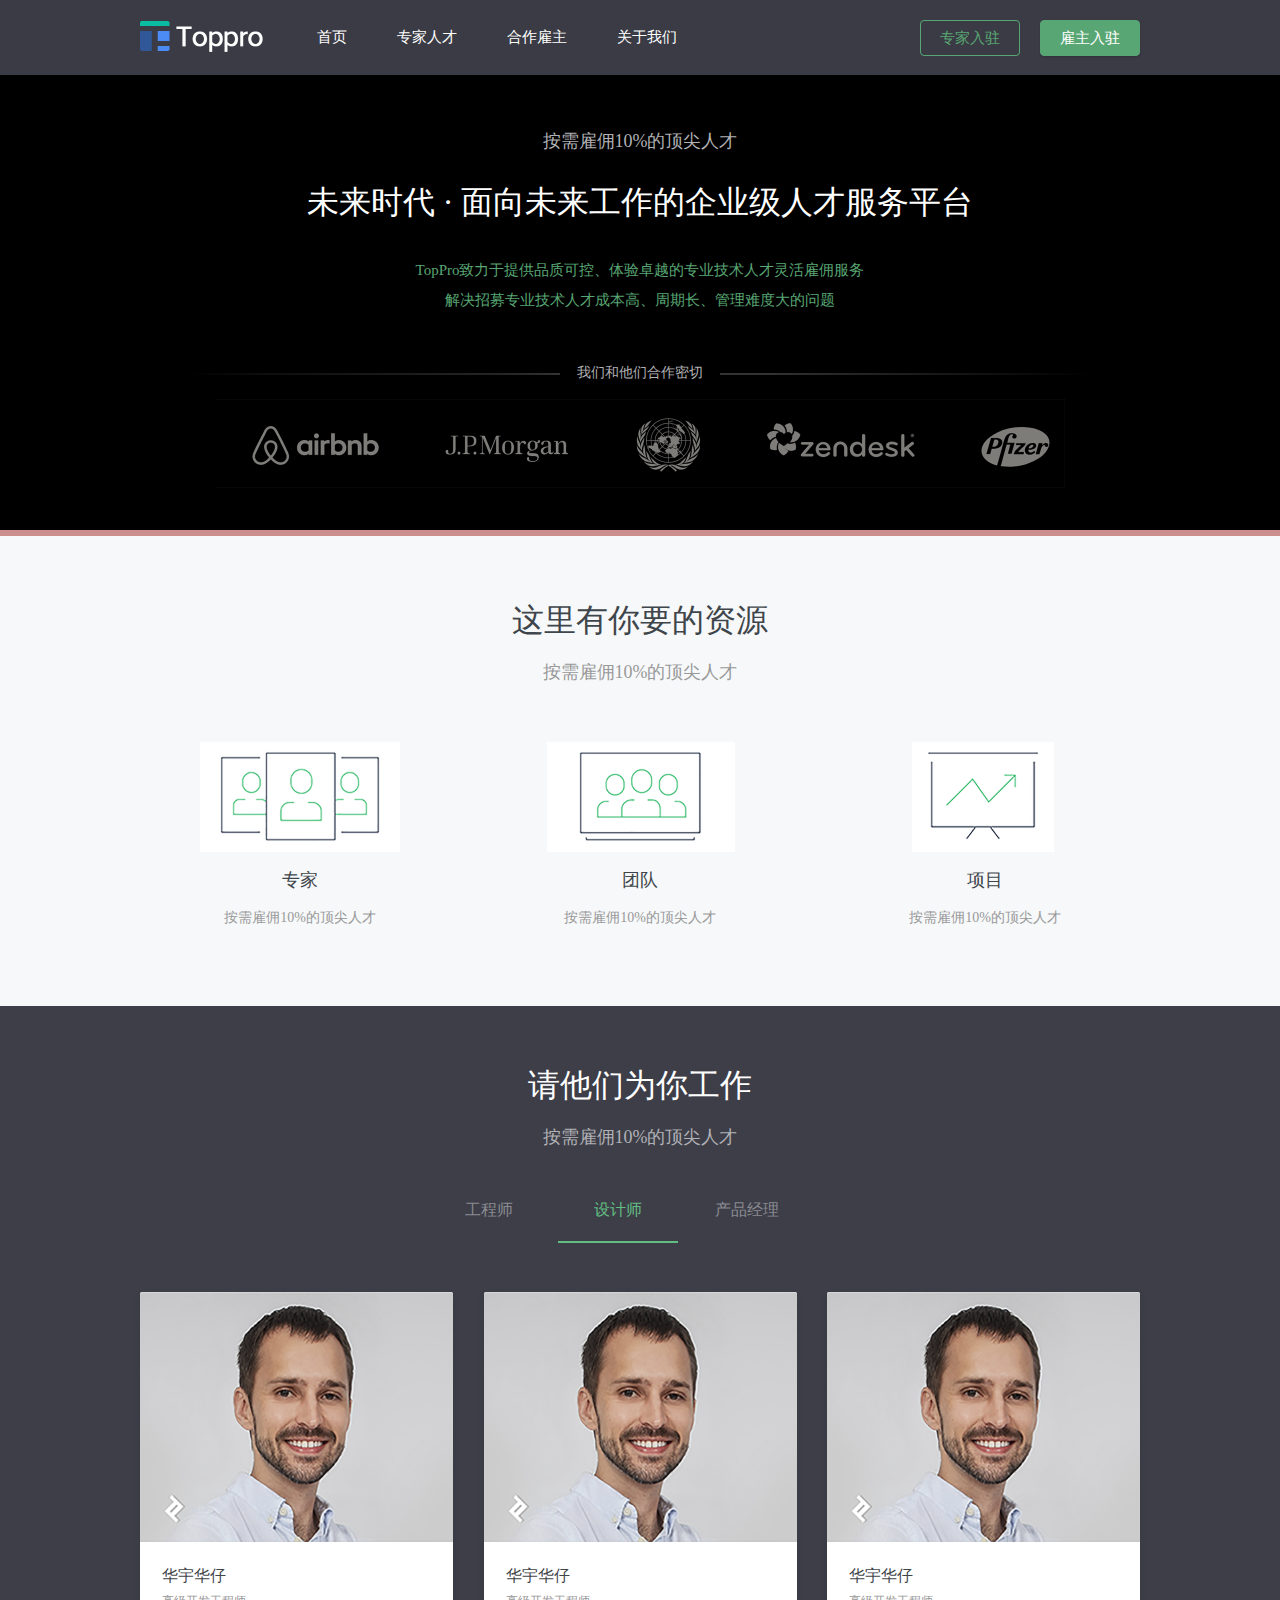
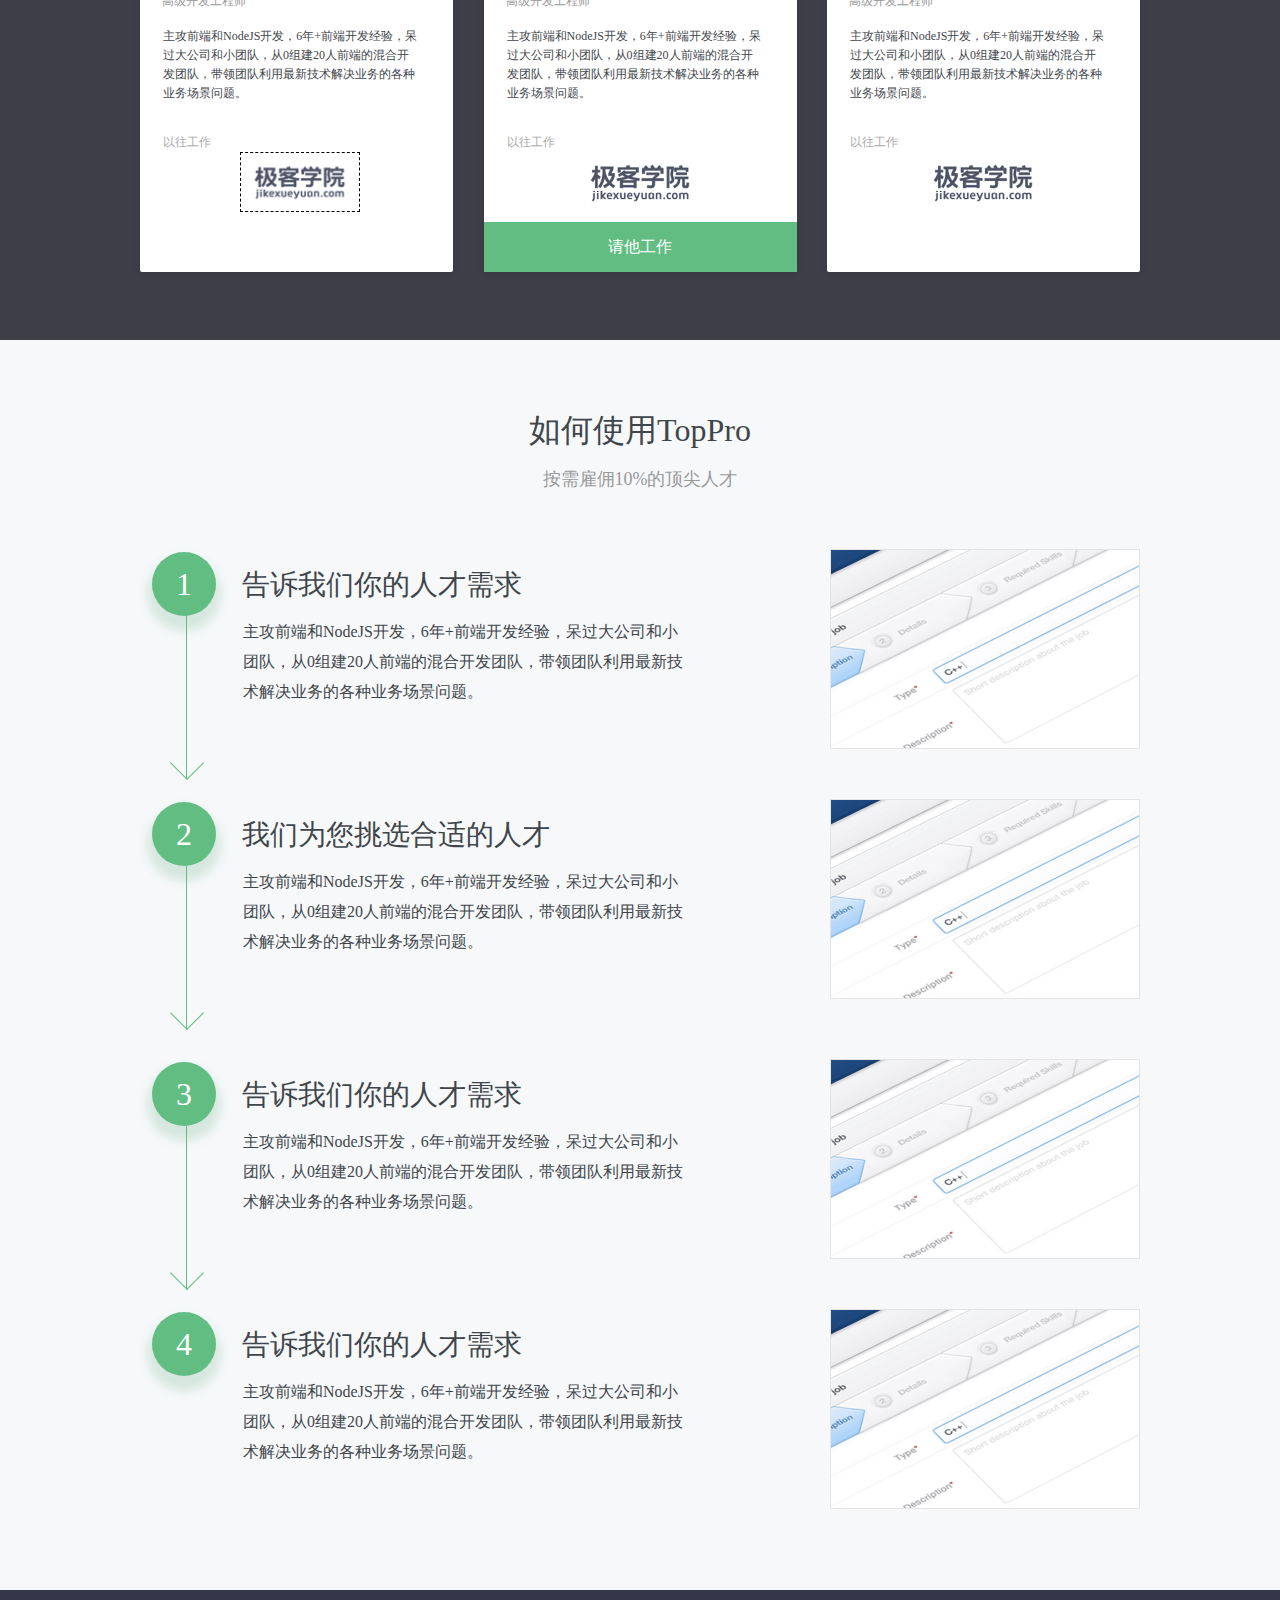
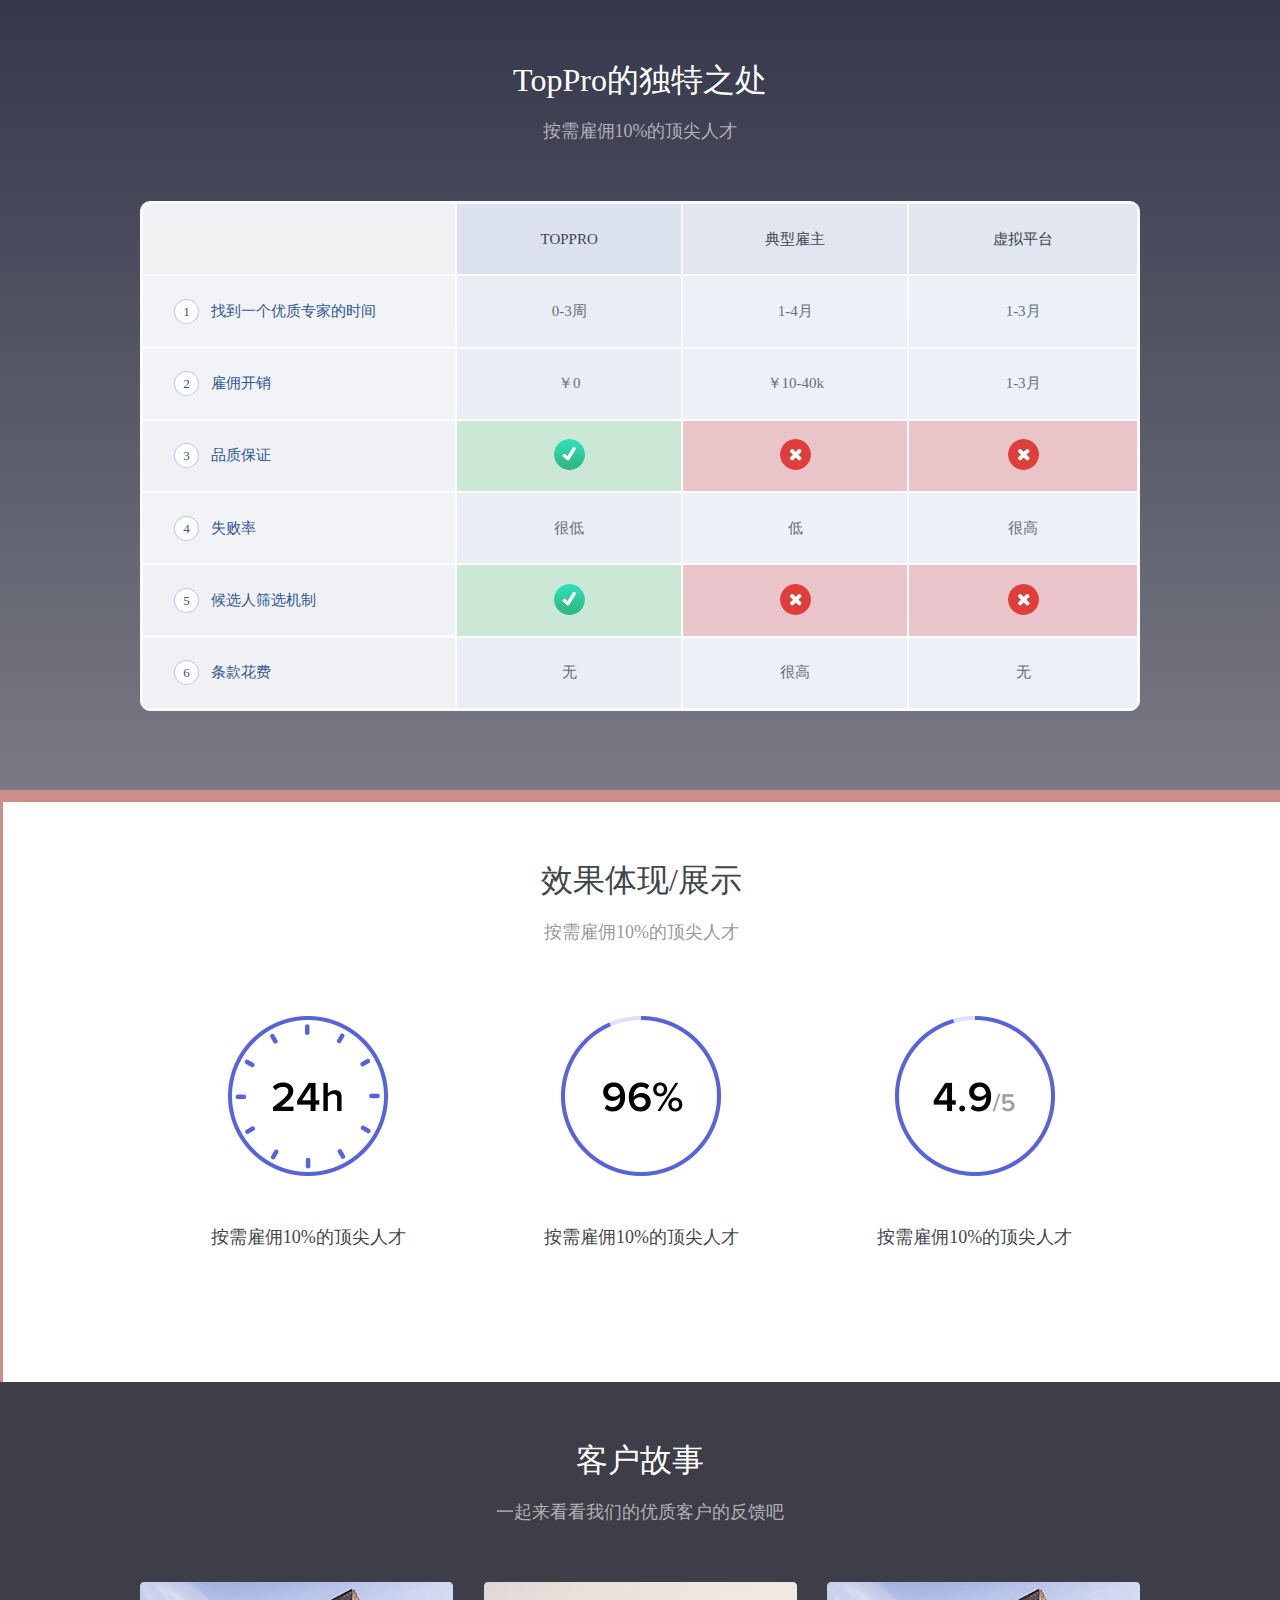
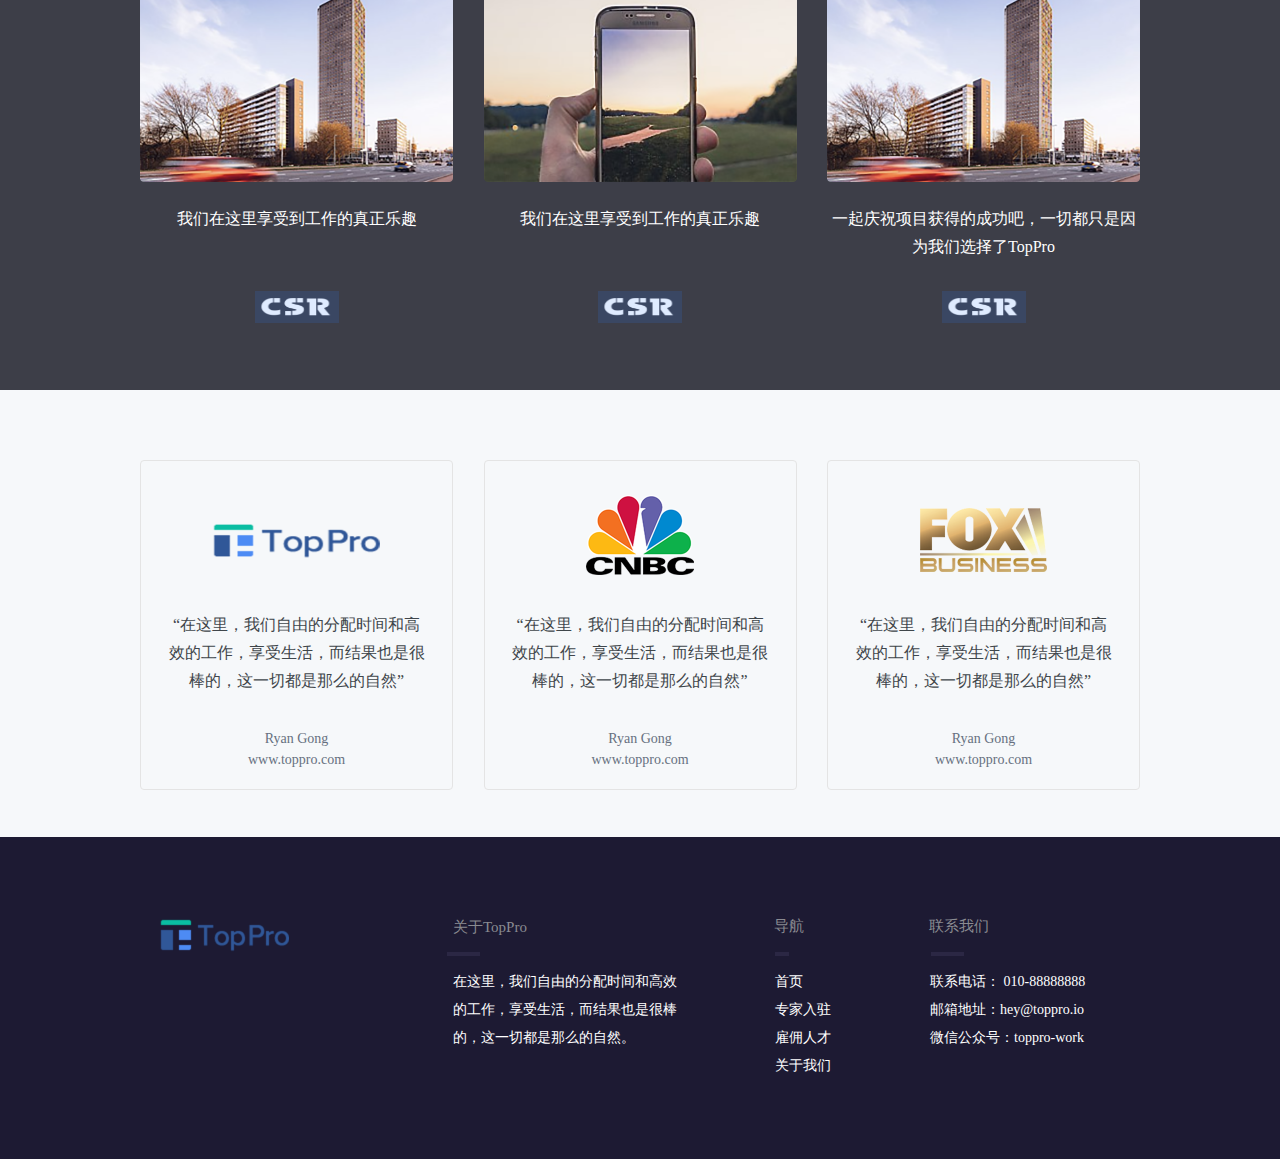
<file: index.html>
<!DOCTYPE html>
<html lang="en">
<head>
    <meta charset="UTF-8">
    <meta http-equiv="X-UA-Compatible" content="IE=edge">
    <meta name="viewport" content="width=device-width, initial-scale=1.0">
    <title>首页</title>
    <link rel="stylesheet" href="./css/reset.css">
    <link rel="stylesheet" href="./css/index.css">
</head>
<body>
    <div class="index-page">
        <div class="page-header">
            <div class="page-header-content container-1000">
                <img class="page-header-logo" src="./img/index_logo.jpg" alt="logo">
                <div class="page-header-nav">
                    <a class="header-nav-item" href="javascript:;">首页</a>
                    <a class="header-nav-item" href="javascript:;">专家人才</a>
                    <a class="header-nav-item" href="javascript:;">合作雇主</a>
                    <a class="header-nav-item" href="javascript:;">关于我们</a>
                </div>
                <div class="page-header-button">
                    <button class="header-button-expert">专家入驻</button>
                    <button class="header-button-employer">雇主入驻</button>
                </div>
            </div>
        </div>
        <div class="page-body">
            <div class="banner-section">
                <div class="container-1000">
                    <div class="banner-section-desc font-18px">按需雇佣10%的顶尖人才</div>
                    <div class="banner-section-title font-32px">未来时代 · 面向未来工作的企业级人才服务平台</div>
                    <div class="banner-section-bd">
                        <p class="banner-bd-text">TopPro致力于提供品质可控、体验卓越的专业技术人才灵活雇佣服务</p>
                        <p class="banner-bd-text">解决招募专业技术人才成本高、周期长、管理难度大的问题</p>
                    </div>
                    <div class="banner-section-ft">
                        <div class="ft-icon-left"></div>
                        <div class="banner-ft-text">我们和他们合作密切</div>
                        <div class="ft-icon-right"></div>
                        <img class="banner-ft-img" src="./img/index_partner_logo.jpg">
                    </div>
                </div>
            </div>
            <div class="resource-section">
                <div class="container-1000">
                    <div class="resource-section-title font-32px">这里有你要的资源</div>
                    <div class="resourcer-section-desc font-18px">按需雇佣10%的顶尖人才</div>
                    <div class="resourcer-list">
                        <div class="resource-item">
                            <img class="resource-item-img" src="./img/index_expert.jpg">
                            <div class="resource-item-title">专家</div>
                            <div class="resource-item-desc">按需雇佣10%的顶尖人才</div>
                        </div>
                        <div class="resource-item">
                            <img class="resource-item-img" src="./img/index_team.jpg">
                            <div class="resource-item-title">团队</div>
                            <div class="resource-item-desc">按需雇佣10%的顶尖人才</div>
                        </div>
                        <div class="resource-item">
                            <img class="resource-item-img" src="./img/index_project.jpg">
                            <div class="resource-item-title">项目</div>
                            <div class="resource-item-desc">按需雇佣10%的顶尖人才</div>
                        </div>
                    </div>
                </div>
            </div>
            <div class="talents-section">
                <div class="container-1000">
                    <div class="talents-section-title font-32px">请他们为你工作</div>
                    <div class="talents-section-desc font-18px">按需雇佣10%的顶尖人才</div>
                    <div class="talents-section-nav">
                        <div class="talents-nav-item">工程师
                            <div class="horizontal"></div>
                        </div>
                        <div class="talents-nav-item active">设计师
                            <div class="horizontal active"></div>
                        </div>
                        <div class="talents-nav-item">产品经理
                            <div class="horizontal"></div>
                        </div>
                    </div>
                    <div class="talents-section-list">
                        <div class="talents-card">
                            <img class="talents-avatar" src="./img/index_avatar.jpg">
                            <div class="talents-name">华宇华仔</div>
                            <div class="talents-position">高级开发工程师</div>
                            <div class="talents-introduction">主攻前端和NodeJS开发，6年+前端开发经验，呆过大公司和小团队，从0组建20人前端的混合开发团队，带领团队利用最新技术解决业务的各种业务场景问题。</div>
                            <div class="talents-previous-work">以往工作
                                <img class="work-place-logo" src="./img/index_work_place_logo.jpg">
                            </div>
                            <button class="talents-button">请他工作</button>
                        </div>
                        <div class="talents-card">
                            <img class="talents-avatar" src="./img/index_avatar.jpg">
                            <div class="talents-name">华宇华仔</div>
                            <div class="talents-position">高级开发工程师</div>
                            <div class="talents-introduction">主攻前端和NodeJS开发，6年+前端开发经验，呆过大公司和小团队，从0组建20人前端的混合开发团队，带领团队利用最新技术解决业务的各种业务场景问题。</div>
                            <div class="talents-previous-work">以往工作
                                <img class="work-place-logo" src="./img/index_work_place_logo.jpg">
                            </div>
                            <button class="talents-button active">请他工作</button>
                        </div>
                        <div class="talents-card">
                            <img class="talents-avatar" src="./img/index_avatar.jpg">
                            <div class="talents-name">华宇华仔</div>
                            <div class="talents-position">高级开发工程师</div>
                            <div class="talents-introduction">主攻前端和NodeJS开发，6年+前端开发经验，呆过大公司和小团队，从0组建20人前端的混合开发团队，带领团队利用最新技术解决业务的各种业务场景问题。</div>
                            <div class="talents-previous-work">以往工作
                                <img class="work-place-logo" src="./img/index_work_place_logo.jpg">
                            </div>
                            <button class="talents-button">请他工作</button>
                        </div>
                    </div>
                </div>
            </div>
            <div class="operation-section">
                <div class="container-1000">
                    <div class="operation-section-title font-32px">如何使用TopPro</div>
                    <div class="operation-section-desc font-18px">按需雇佣10%的顶尖人才</div>
                    <div class="operation-section-list">
                        <div class="operation-item">
                            <div class="operation-item-serialno">1
                                <div class="serialno-arrow">
                                    <div class="serialno-arrow-vertical"></div>
                                    <div class="serialno-arrow-direction"></div>
                                </div>
                            </div>
                            <div class="operation-item-container">
                                <div class="operation-item-title">告诉我们你的人才需求</div>
                                <div class="operation-item-bd">主攻前端和NodeJS开发，6年+前端开发经验，呆过大公司和小团队，从0组建20人前端的混合开发团队，带领团队利用最新技术解决业务的各种业务场景问题。</div>
                            </div>
                            <img class="operation-item-img" src="./img/index_operation.jpg">
                        </div>
                        <div class="operation-item">
                            <div class="operation-item-serialno">2
                                <div class="serialno-arrow">
                                    <div class="serialno-arrow-vertical"></div>
                                    <div class="serialno-arrow-direction"></div>
                                </div>
                            </div>
                            <div class="operation-item-container">
                                <div class="operation-item-title">我们为您挑选合适的人才</div>
                                <div class="operation-item-bd">主攻前端和NodeJS开发，6年+前端开发经验，呆过大公司和小团队，从0组建20人前端的混合开发团队，带领团队利用最新技术解决业务的各种业务场景问题。</div>
                            </div>
                            <img class="operation-item-img" src="./img/index_operation.jpg">
                        </div>
                        <div class="operation-item">
                            <div class="operation-item-serialno">3
                                <div class="serialno-arrow">
                                    <div class="serialno-arrow-vertical"></div>
                                    <div class="serialno-arrow-direction"></div>
                                </div>
                            </div>
                            <div class="operation-item-container">
                                <div class="operation-item-title">告诉我们你的人才需求</div>
                                <div class="operation-item-bd">主攻前端和NodeJS开发，6年+前端开发经验，呆过大公司和小团队，从0组建20人前端的混合开发团队，带领团队利用最新技术解决业务的各种业务场景问题。</div>
                            </div>
                            <img class="operation-item-img" src="./img/index_operation.jpg">
                        </div>
                        <div class="operation-item">
                            <div class="operation-item-serialno">4
                                <!--  -->
                            </div>
                            <div class="operation-item-container">
                                <div class="operation-item-title">告诉我们你的人才需求</div>
                                <div class="operation-item-bd">主攻前端和NodeJS开发，6年+前端开发经验，呆过大公司和小团队，从0组建20人前端的混合开发团队，带领团队利用最新技术解决业务的各种业务场景问题。</div>
                            </div>
                            <img class="operation-item-img" src="./img/index_operation.jpg">
                        </div>
                    </div>
                </div>
            </div>
            <div class="unique-section">
                <div class="container-1000">
                    <div class="unique-section-title font-32px">TopPro的独特之处</div>
                    <div class="unique-section-desc font-18px">按需雇佣10%的顶尖人才</div>
                    <table class="unique-section-table">
                        <tr class="table-item">
                            <th class="table-item-blank"></th>
                            <th class="table-item-toppro">TOPPRO</th>
                            <th class="table-item-employer">典型雇主</th>
                            <th class="table-item-platform">虚拟平台</th>
                        </tr>
                        <tr class="table-time">
                            <td class="table-time-content">
                                <div class="content-serialno">1</div>
                                <span class="content-text">找到一个优质专家的时间</span>
                            </td>
                            <td class="table-time-week">0-3周</td>
                            <td class="table-time-month">1-4月</td>
                            <td class="table-time-month">1-3月</td>
                        </tr>
                        <tr class="table-spending">
                            <td class="table-spending-content">
                                <div class="content-serialno">2</div>
                                <span class="content-text">雇佣开销</span>
                            </td>
                            <td class="table-spending-zero">￥0</td>
                            <td class="table-spending-thousand">￥10-40k</td>
                            <td class="table-spending-thousand">1-3月</td>
                        </tr>
                        <tr class="table-quality">
                            <td class="table-quality-content">
                                <div class="content-serialno">3</div>
                                <span class="content-text">品质保证</span>
                            </td>
                            <td class="table-quality-tick tick">
                                <img class="tick-img" src="./img/index_tick.jpg">
                            </td>
                            <td class="table-quality-cross cross">
                                <img class="cross-img" src="./img/index_cross.jpg">
                            </td>
                            <td class="table-quality-cross cross">
                                <img class="cross-img" src="./img/index_cross.jpg">
                            </td>
                        </tr>
                        <tr class="table-failure-rate">
                            <td class="failure-rate-content">
                                <div class="content-serialno">4</div>
                                <span class="content-text">失败率</span>
                            </td>
                            <td class="failure-rate-low">很低</td>
                            <td class="failure-rate-high">低</td>
                            <td class="failure-rate-high">很高</td>
                        </tr>
                        <tr class="table-mechanism">
                            <td class="table-mechanism-content">
                                <div class="content-serialno">5</div>
                                <span class="content-text">候选人筛选机制</span>
                            </td>
                            <td class="table-mechanism-tick tick">
                                <img class="tick-img" src="./img/index_tick.jpg">
                            </td>
                            <td class="table-mechanism-cross cross">
                                <img class="cross-img" src="./img/index_cross.jpg">
                            </td>
                            <td class="table-mechanism-cross cross">
                                <img class="cross-img" src="./img/index_cross.jpg">
                            </td>
                        </tr>
                        <tr class="table-cost">
                            <td class="table-cost-content">
                                <div class="content-serialno">6</div>
                                <span class="content-text">条款花费</span>
                            </td>
                            <td class="table-cost-none">无</td>
                            <td class="table-cost-other">很高</td>
                            <td class="table-cost-other">无</td>
                        </tr>
                    </table>
                </div>
            </div>
            <div class="effect-section">
                <div class="container-1000">
                    <div class="effect-section-title font-32px">效果体现/展示</div>
                    <div class="effect-section-desc font-18px">按需雇佣10%的顶尖人才</div>
                    <div class="effect-section-list">
                        <div class="effect-section-item">
                            <img class="effect-item-img" src="./img/index_effect_1.jpg">
                            <div class="effect-item-text font-18px">按需雇佣10%的顶尖人才</div>
                        </div>
                        <div class="effect-section-item">
                            <img class="effect-item-img" src="./img/index_effect_2.jpg">
                            <div class="effect-item-text font-18px">按需雇佣10%的顶尖人才</div>
                        </div>
                        <div class="effect-section-item">
                            <img class="effect-item-img" src="./img/index_effect_3.jpg">
                            <div class="effect-item-text font-18px">按需雇佣10%的顶尖人才</div>
                        </div>
                    </div>
                </div>
            </div>
            <div class="story-section">
                <div class="container-1000">
                    <div class="story-section-title font-32px">客户故事</div>
                    <div class="story-section-desc font-18px">一起来看看我们的优质客户的反馈吧</div>
                    <div class="story-section-list">
                        <div class="story-section-item">
                            <img class="story-item-img" src="./img/index_story_1.jpg">
                            <div class="story-item-bd">我们在这里享受到工作的真正乐趣</div>
                            <img class="story-item-logo" src="./img/index_story_logo.jpg">
                        </div>
                        <div class="story-section-item">
                            <img class="story-item-img" src="./img/index_story_2.jpg">
                            <div class="story-item-bd">我们在这里享受到工作的真正乐趣</div>
                            <img class="story-item-logo" src="./img/index_story_logo.jpg">
                        </div>
                        <div class="story-section-item">
                            <img class="story-item-img" src="./img/index_story_1.jpg">
                            <div class="story-item-bd">一起庆祝项目获得的成功吧，一切都只是因为我们选择了TopPro</div>
                            <img class="story-item-logo" src="./img/index_story_logo.jpg">
                        </div>
                    </div>
                </div>
            </div>
            <div class="client-section">
                <div class="container-1000">
                    <div class="client-section-list">
                        <div class="client-section-item">
                            <img class="client-item-logo1" src="./img/index_client_logo1.jpg">
                            <div class="client-item-bd">“在这里，我们自由的分配时间和高效的工作，享受生活，而结果也是很棒的，这一切都是那么的自然”</div>
                            <div class="client-item-ft">
                                <div class="client-item-name">Ryan Gong</div>
                                <div class="client-item-url">www.toppro.com</div>
                            </div>
                        </div>
                        <div class="client-section-item">
                            <img class="client-item-logo2" src="./img/index_client_logo2.jpg">
                            <div class="client-item-bd">“在这里，我们自由的分配时间和高效的工作，享受生活，而结果也是很棒的，这一切都是那么的自然”</div>
                            <div class="client-item-ft">
                                <div class="client-item-name">Ryan Gong</div>
                                <div class="client-item-url">www.toppro.com</div>
                            </div>
                        </div>
                        <div class="client-section-item">
                            <img class="client-item-logo3" src="./img/index_client_logo3.jpg">
                            <div class="client-item-bd">“在这里，我们自由的分配时间和高效的工作，享受生活，而结果也是很棒的，这一切都是那么的自然”</div>
                            <div class="client-item-ft">
                                <div class="client-item-name">Ryan Gong</div>
                                <div class="client-item-url">www.toppro.com</div>
                            </div>
                        </div>
                    </div>
                </div>
            </div>
        </div>
        <div class="page-footer">
            <div class="container-1000">
                <div class="footer-section">
                    <div class="logo-container">
                        <img class="footer-logo" src="./img/index_footer_logo.jpg">
                    </div>
                    <div class="about-container">
                        <div class="footer-about-title">关于TopPro</div>
                        <div class="footer-about-content font-14px">在这里，我们自由的分配时间和高效的工作，享受生活，而结果也是很棒的，这一切都是那么的自然。</div>
                    </div>
                    <div class="nav-container">
                        <div class="footer-nav-title">导航</div>
                        <div class="footer-nav-list">
                            <div class="footer-nav-item font-14px">首页</div>
                            <div class="footer-nav-item font-14px">专家入驻</div>
                            <div class="footer-nav-item font-14px">雇佣人才</div>
                            <div class="footer-nav-item font-14px">关于我们</div>
                        </div>
                    </div>
                    <div class="contact-container">
                        <div class="footer-contact-title">联系我们</div>
                        <div class="footer-contact-list">
                            <div class="footer-contact-item font-14px">联系电话： 010-88888888</div>
                            <div class="footer-contact-item font-14px">邮箱地址：hey@toppro.io</div>
                            <div class="footer-contact-item font-14px">微信公众号：toppro-work</div>
                        </div>
                    </div>
                </div>
            </div>
        </div>
    </div>
</body>
</html>
</file>
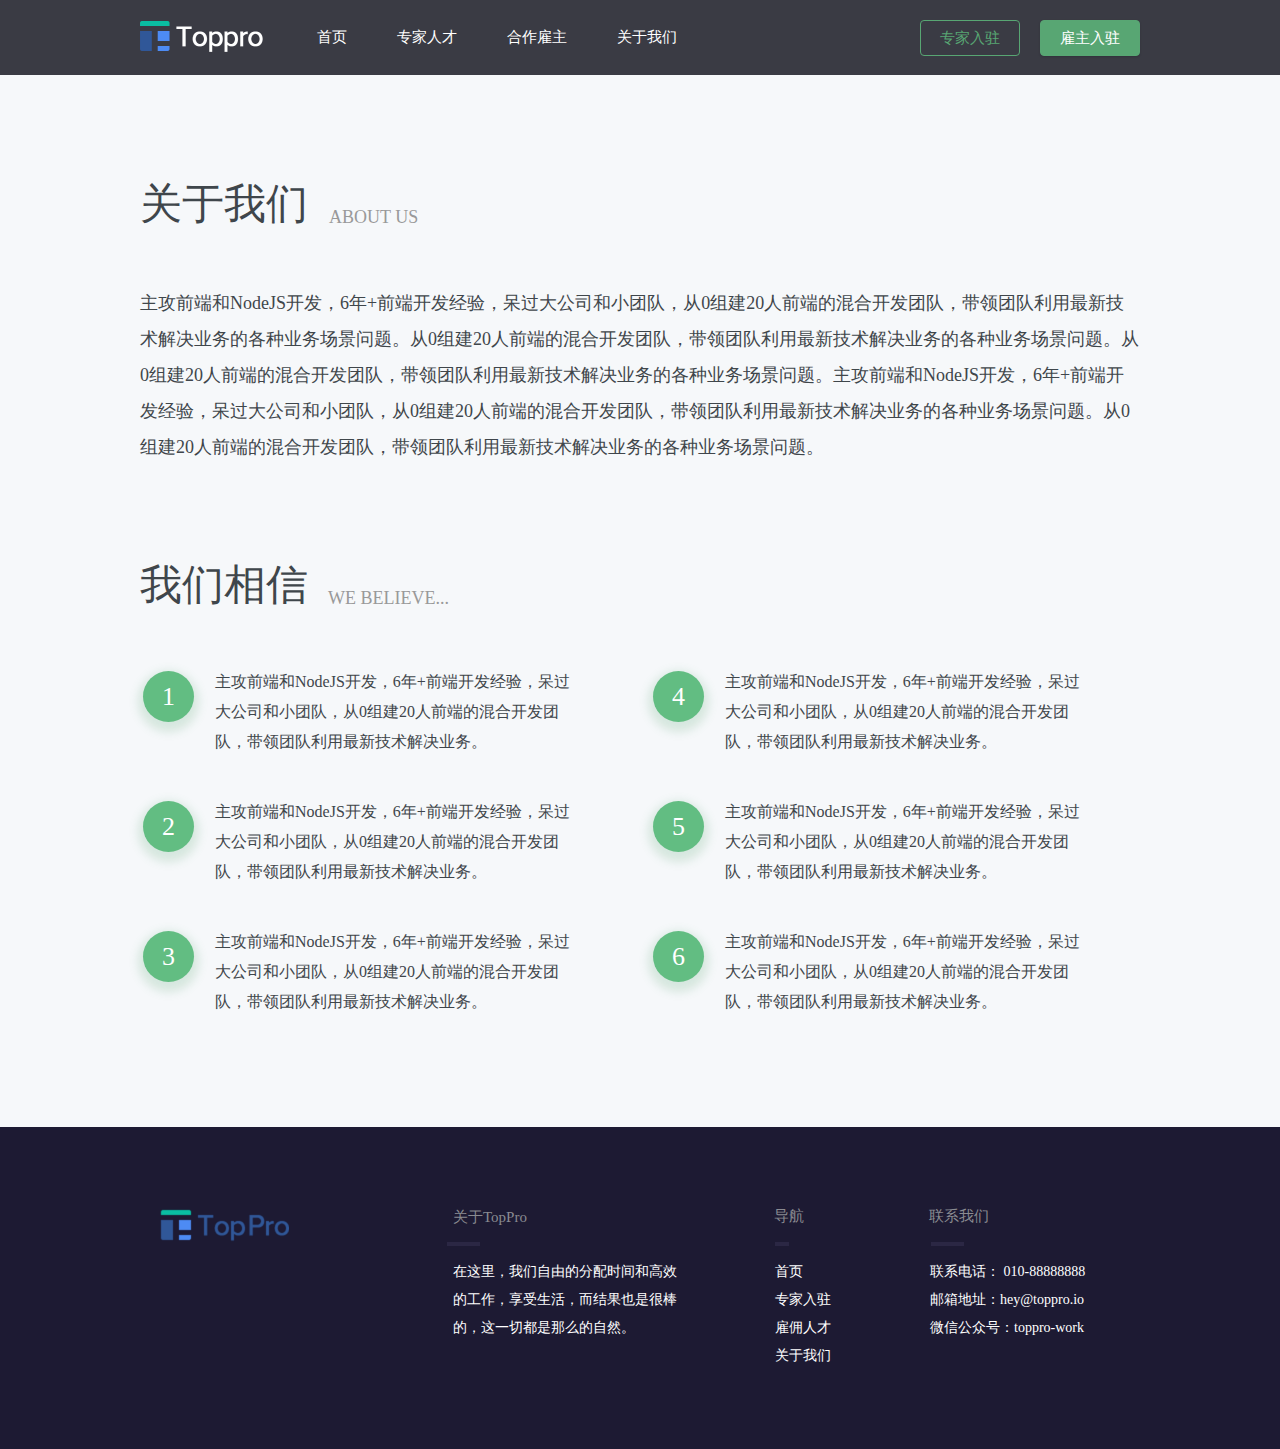
<file: about.html>
<!DOCTYPE html>
<html lang="en">
<head>
    <meta charset="UTF-8">
    <meta http-equiv="X-UA-Compatible" content="IE=edge">
    <meta name="viewport" content="width=device-width, initial-scale=1.0">
    <title>关于我们</title>
    <link rel="stylesheet" href="./css/reset.css">
    <link rel="stylesheet" href="./css/about.css">
</head>
<body>
    <div class="about-page">
        <div class="page-header">
            <div class="page-header-content container-1000">
                <img class="page-header-logo" src="./img/index_logo.jpg" alt="logo">
                <div class="page-header-nav">
                    <a class="header-nav-item" href="javascript:;">首页</a>
                    <a class="header-nav-item" href="javascript:;">专家人才</a>
                    <a class="header-nav-item" href="javascript:;">合作雇主</a>
                    <a class="header-nav-item" href="javascript:;">关于我们</a>
                </div>
                <div class="page-header-button">
                    <button class="header-button-expert">专家入驻</button>
                    <button class="header-button-employer">雇主入驻</button>
                </div>
            </div>
        </div>
        <div class="page-body">
            <div class="about-section">
                <div class="container-1000">
                    <div class="about-section-top">
                        <div class="about-title">关于我们</div>
                        <div class="about-title-en">ABOUT US</div>
                    </div>
                    <div class="about-section-bottom">
                        <div class="about-content">主攻前端和NodeJS开发，6年+前端开发经验，呆过大公司和小团队，从0组建20人前端的混合开发团队，带领团队利用最新技术解决业务的各种业务场景问题。从0组建20人前端的混合开发团队，带领团队利用最新技术解决业务的各种业务场景问题。从0组建20人前端的混合开发团队，带领团队利用最新技术解决业务的各种业务场景问题。主攻前端和NodeJS开发，6年+前端开发经验，呆过大公司和小团队，从0组建20人前端的混合开发团队，带领团队利用最新技术解决业务的各种业务场景问题。从0组建20人前端的混合开发团队，带领团队利用最新技术解决业务的各种业务场景问题。</div>
                    </div>
                </div>
            </div>   
            <div class="believe-section">
                <div class="container-1000">
                    <div class="believe-section-top">
                        <div class="believe-title">我们相信</div>
                        <div class="believe-title-en">WE BELIEVE...</div>
                    </div>
                    <div class="believe-section-bottom">
                        <div class="believe-section-bottom-left">
                            <div class="believe-section-item">
                                <div class="believe-item-serialno">1</div>
                                <div class="believe-item-content">主攻前端和NodeJS开发，6年+前端开发经验，呆过大公司和小团队，从0组建20人前端的混合开发团队，带领团队利用最新技术解决业务。</div>
                            </div>
                            <div class="believe-section-item">
                                <div class="believe-item-serialno">2</div>
                                <div class="believe-item-content">主攻前端和NodeJS开发，6年+前端开发经验，呆过大公司和小团队，从0组建20人前端的混合开发团队，带领团队利用最新技术解决业务。</div>
                            </div>
                            <div class="believe-section-item">
                                <div class="believe-item-serialno">3</div>
                                <div class="believe-item-content">主攻前端和NodeJS开发，6年+前端开发经验，呆过大公司和小团队，从0组建20人前端的混合开发团队，带领团队利用最新技术解决业务。</div>
                            </div>
                        </div>
                        <div class="believe-section-bottom-right">
                            <div class="believe-section-item">
                                <div class="believe-item-serialno">4</div>
                                <div class="believe-item-content">主攻前端和NodeJS开发，6年+前端开发经验，呆过大公司和小团队，从0组建20人前端的混合开发团队，带领团队利用最新技术解决业务。</div>
                            </div>
                            <div class="believe-section-item">
                                <div class="believe-item-serialno">5</div>
                                <div class="believe-item-content">主攻前端和NodeJS开发，6年+前端开发经验，呆过大公司和小团队，从0组建20人前端的混合开发团队，带领团队利用最新技术解决业务。</div>
                            </div>
                            <div class="believe-section-item">
                                <div class="believe-item-serialno">6</div>
                                <div class="believe-item-content">主攻前端和NodeJS开发，6年+前端开发经验，呆过大公司和小团队，从0组建20人前端的混合开发团队，带领团队利用最新技术解决业务。</div>
                            </div>
                        </div>
                    </div>
                </div>
            </div>  
        </div>
        <div class="page-footer">
            <div class="container-1000">
                <div class="footer-section">
                    <div class="logo-container">
                        <img class="footer-logo" src="./img/index_footer_logo.jpg">
                    </div>
                    <div class="about-container">
                        <div class="footer-about-title">关于TopPro</div>
                        <div class="footer-about-content font-14px">在这里，我们自由的分配时间和高效的工作，享受生活，而结果也是很棒的，这一切都是那么的自然。</div>
                    </div>
                    <div class="nav-container">
                        <div class="footer-nav-title">导航</div>
                        <div class="footer-nav-list">
                            <div class="footer-nav-item font-14px">首页</div>
                            <div class="footer-nav-item font-14px">专家入驻</div>
                            <div class="footer-nav-item font-14px">雇佣人才</div>
                            <div class="footer-nav-item font-14px">关于我们</div>
                        </div>
                    </div>
                    <div class="contact-container">
                        <div class="footer-contact-title">联系我们</div>
                        <div class="footer-contact-list">
                            <div class="footer-contact-item font-14px">联系电话： 010-88888888</div>
                            <div class="footer-contact-item font-14px">邮箱地址：hey@toppro.io</div>
                            <div class="footer-contact-item font-14px">微信公众号：toppro-work</div>
                        </div>
                    </div>
                </div>
            </div>
        </div>
    </div>
</body>
</html>
</file>
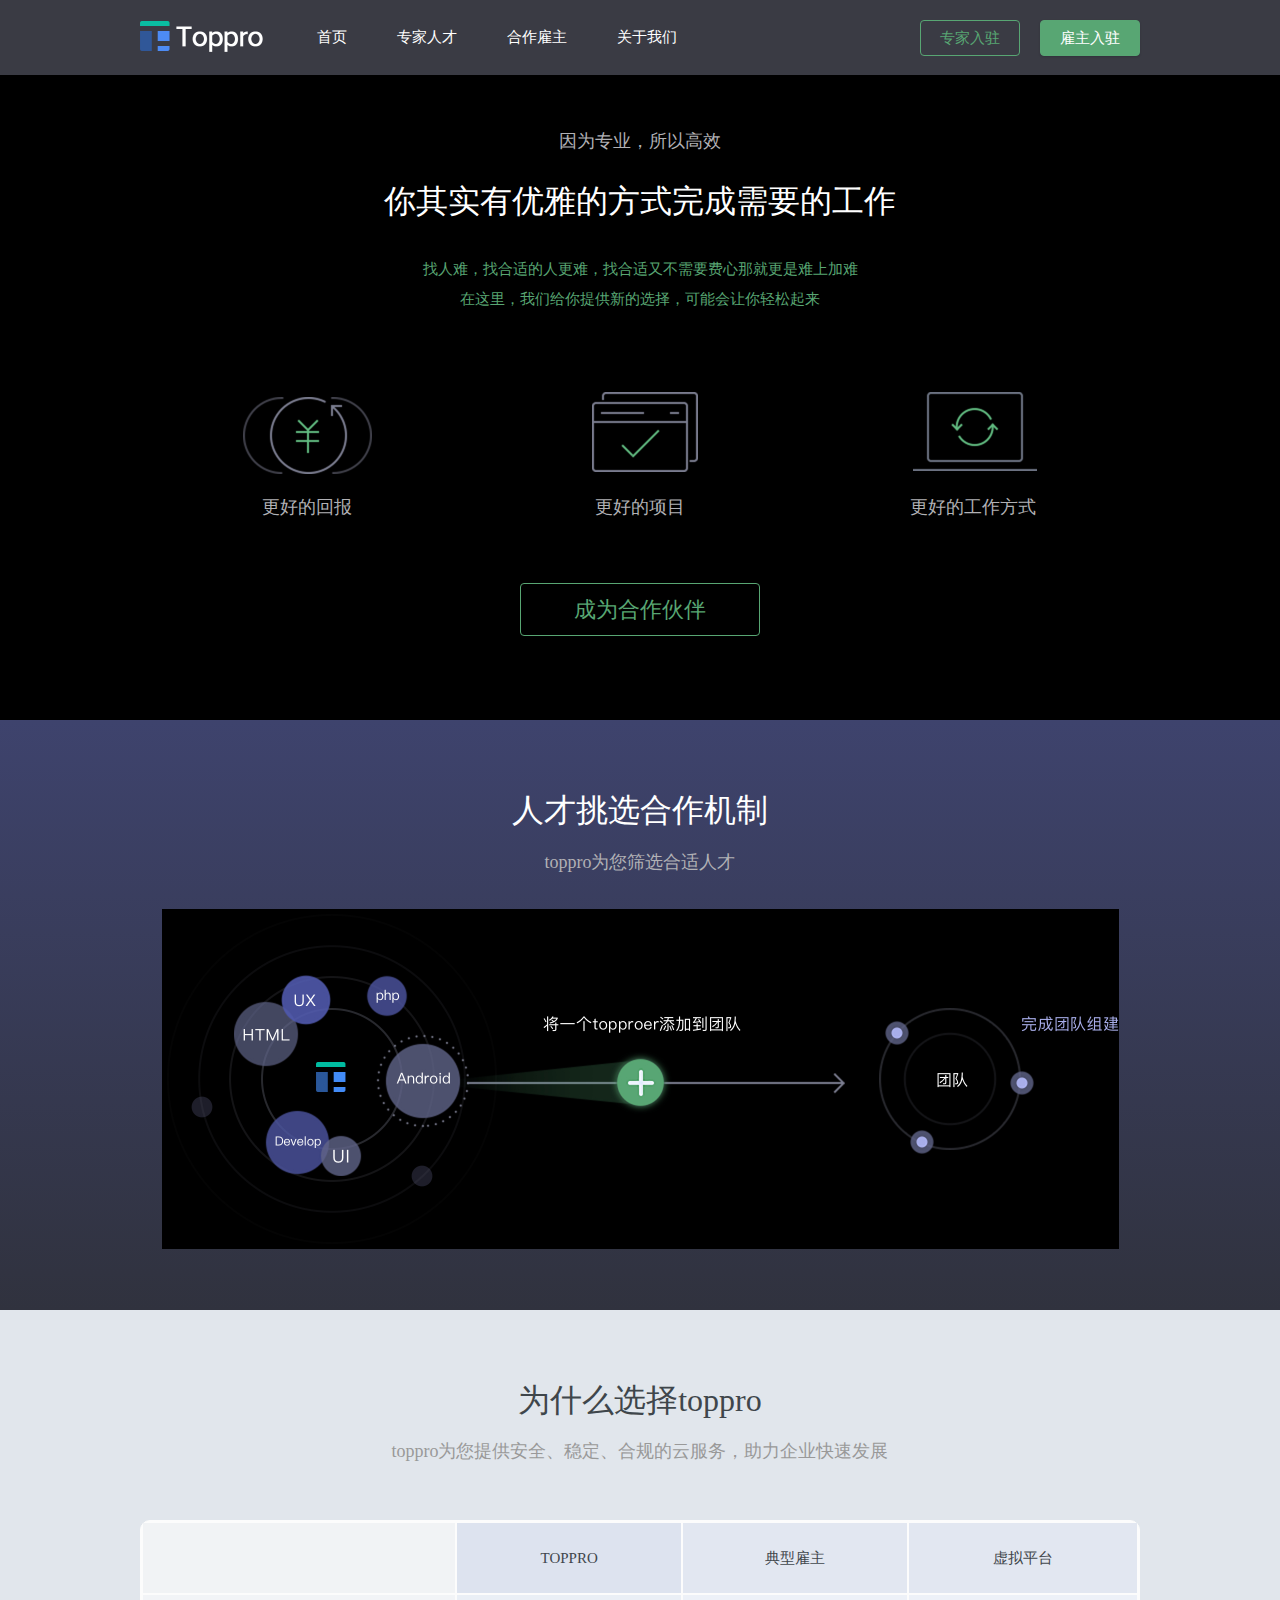
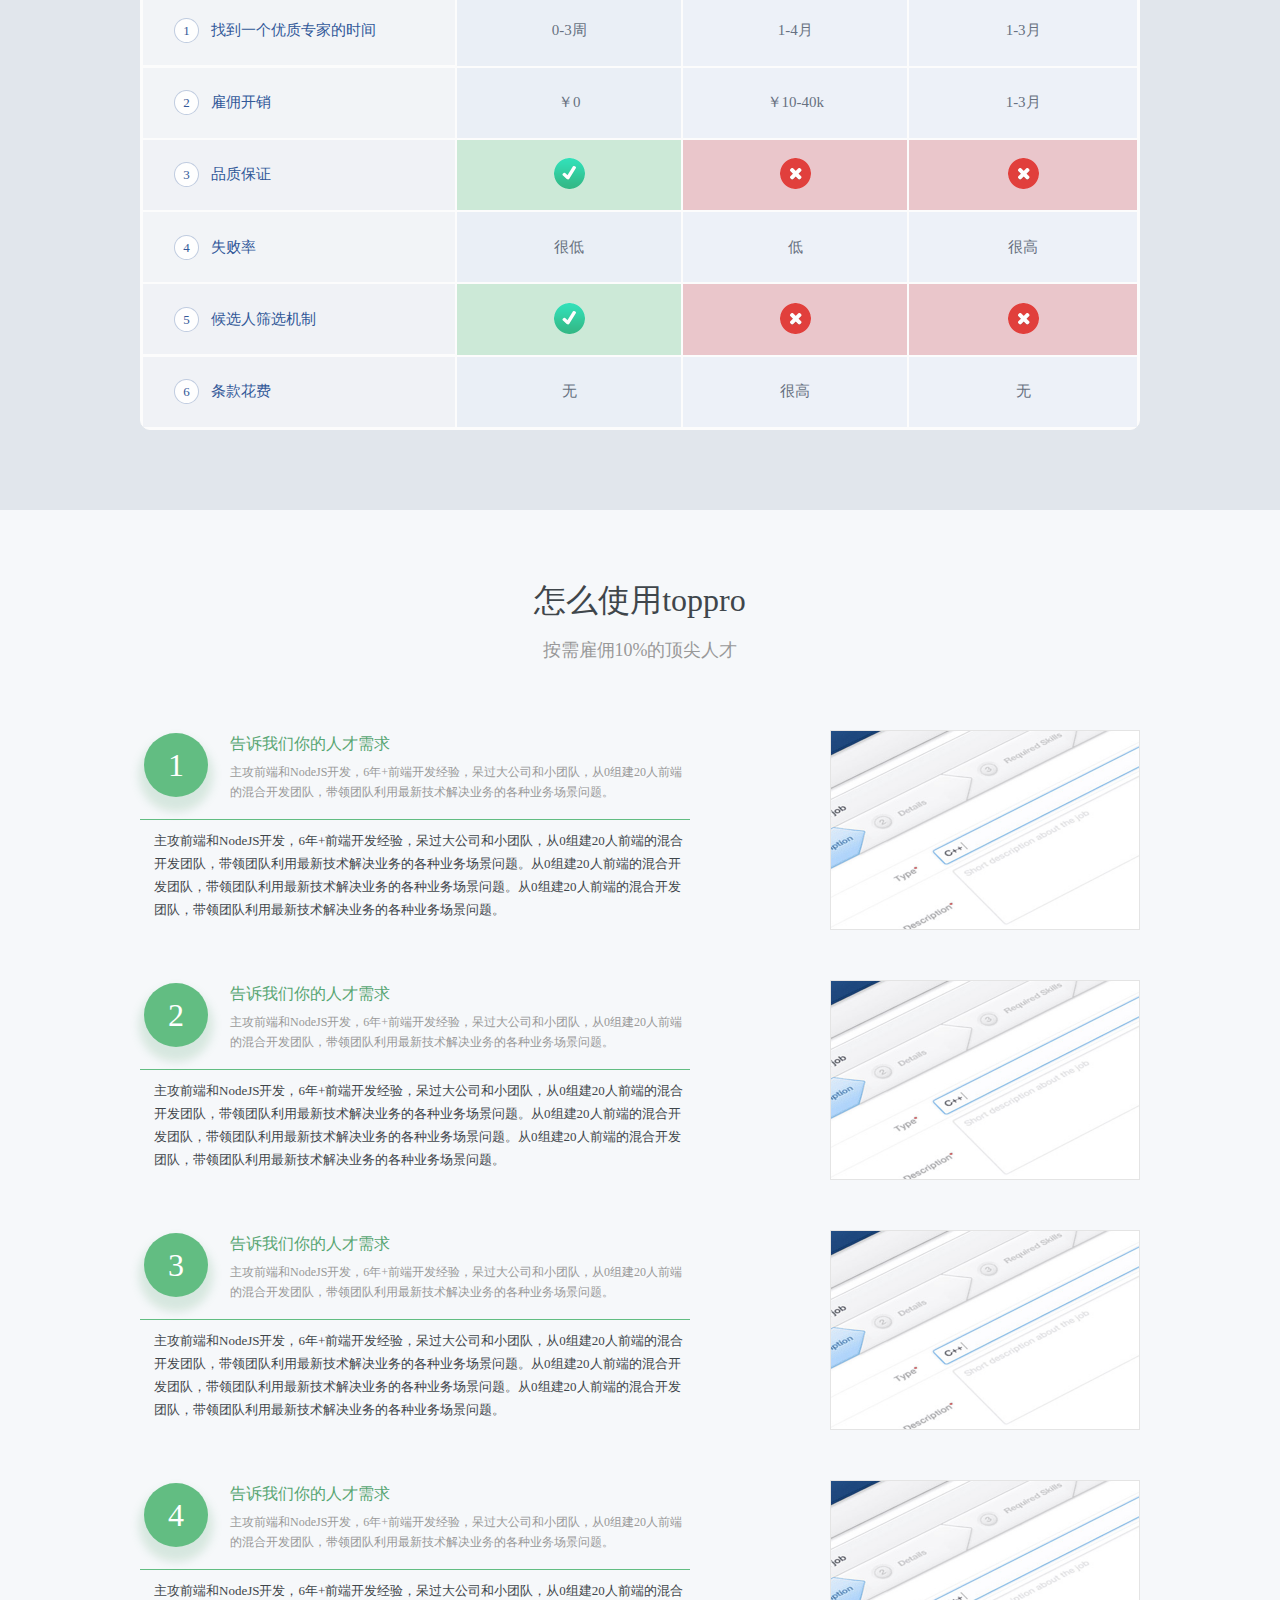
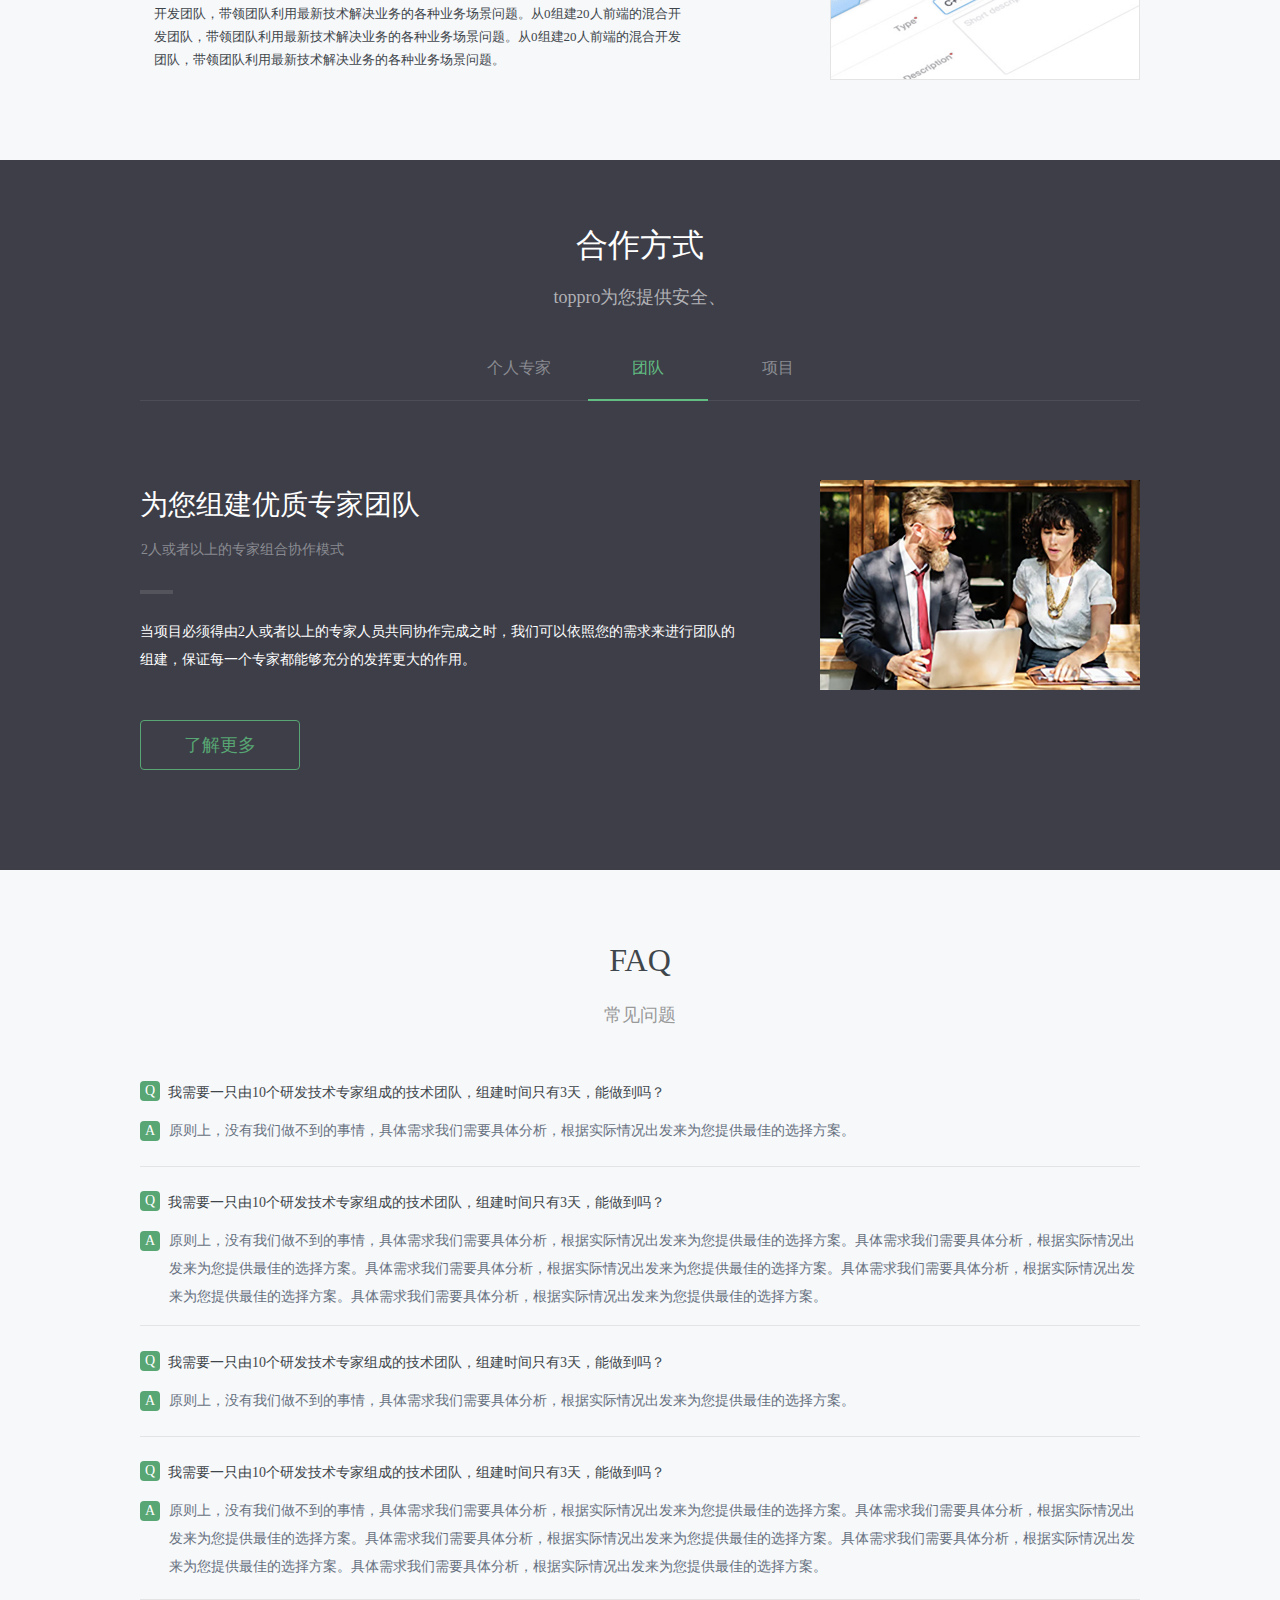
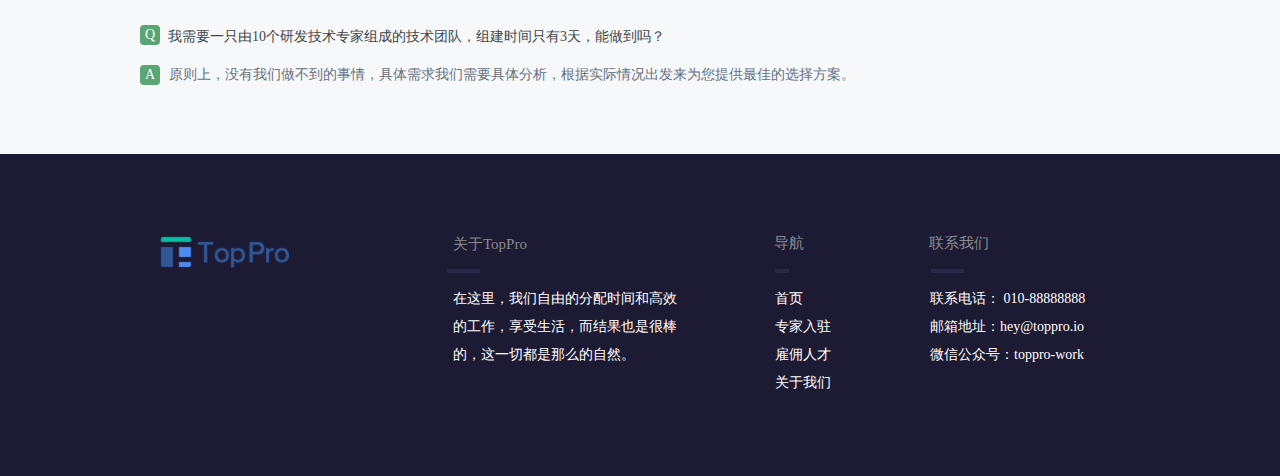
<file: employer.html>
<!DOCTYPE html>
<html lang="en">
<head>
    <meta charset="UTF-8">
    <meta http-equiv="X-UA-Compatible" content="IE=edge">
    <meta name="viewport" content="width=device-width, initial-scale=1.0">
    <title>雇主</title>
    <link rel="stylesheet" href="./css/reset.css">
    <link rel="stylesheet" href="./css/employer.css">
</head>
<body>
    <div class="employer-page">
        <div class="page-header">
            <div class="page-header-content container-1000">
                <img class="page-header-logo" src="./img/index_logo.jpg" alt="logo">
                <div class="page-header-nav">
                    <a class="header-nav-item" href="javascript:;">首页</a>
                    <a class="header-nav-item" href="javascript:;">专家人才</a>
                    <a class="header-nav-item" href="javascript:;">合作雇主</a>
                    <a class="header-nav-item" href="javascript:;">关于我们</a>
                </div>
                <div class="page-header-button">
                    <button class="header-button-expert">专家入驻</button>
                    <button class="header-button-employer">雇主入驻</button>
                </div>
            </div>
        </div>
        <div class="page-body">
            <div class="banner-section">
                <div class="container-1000">
                    <div class="banner-section-desc font-18px">因为专业，所以高效</div>
                    <div class="banner-section-title font-32px">你其实有优雅的方式完成需要的工作</div>
                    <div class="banner-section-content">
                        <p class="banner-content-text">找人难，找合适的人更难，找合适又不需要费心那就更是难上加难</p>
                        <p class="banner-content-text">在这里，我们给你提供新的选择，可能会让你轻松起来</p>
                    </div>
                    <div class="banner-section-list">
                        <div class="banner-section-item">
                            <img class="banner-item-img" src="./img/employer_banner_icon1.jpg">
                            <div class="banner-item-text">更好的回报</div>
                        </div>
                        <div class="banner-section-item">
                            <img class="banner-item-img" src="./img/employer_banner_icon2.jpg">
                            <div class="banner-item-text">更好的项目</div>
                        </div>
                        <div class="banner-section-item">
                            <img class="banner-item-img" src="./img/employer_banner_icon3.jpg">
                            <div class="banner-item-text">更好的工作方式</div>
                        </div>
                    </div>
                    <button class="banner-section-button">成为合作伙伴</button>
                </div>
            </div>
            <div class="mechanism-section">
                <div class="container-1000">
                    <div class="mechanism-section-title font-32px">人才挑选合作机制</div>
                    <div class="mechanism-section-desc font-18px">toppro为您筛选合适人才</div>
                    <img class="mechanism-section-img" src="./img/employer_mechanism.jpg">
                </div>
            </div>
            <div class="reason-section">
                <div class="container-1000">
                    <div class="reason-section-title font-32px">为什么选择toppro</div>
                    <div class="reason-section-desc font-18px">toppro为您提供安全、稳定、合规的云服务，助力企业快速发展</div>
                    <table class="reason-section-table">
                        <tr class="table-item">
                            <th class="table-item-blank"></th>
                            <th class="table-item-toppro">TOPPRO</th>
                            <th class="table-item-employer">典型雇主</th>
                            <th class="table-item-platform">虚拟平台</th>
                        </tr>
                        <tr class="table-time">
                            <td class="table-time-content">
                                <div class="content-serialno">1</div>
                                <span class="content-text">找到一个优质专家的时间</span>
                            </td>
                            <td class="table-time-week">0-3周</td>
                            <td class="table-time-month">1-4月</td>
                            <td class="table-time-month">1-3月</td>
                        </tr>
                        <tr class="table-spending">
                            <td class="table-spending-content">
                                <div class="content-serialno">2</div>
                                <span class="content-text">雇佣开销</span>
                            </td>
                            <td class="table-spending-zero">￥0</td>
                            <td class="table-spending-thousand">￥10-40k</td>
                            <td class="table-spending-thousand">1-3月</td>
                        </tr>
                        <tr class="table-quality">
                            <td class="table-quality-content">
                                <div class="content-serialno">3</div>
                                <span class="content-text">品质保证</span>
                            </td>
                            <td class="table-quality-tick tick">
                                <img class="tick-img" src="./img/index_tick.jpg">
                            </td>
                            <td class="table-quality-cross cross">
                                <img class="cross-img" src="./img/index_cross.jpg">
                            </td>
                            <td class="table-quality-cross cross">
                                <img class="cross-img" src="./img/index_cross.jpg">
                            </td>
                        </tr>
                        <tr class="table-failure-rate">
                            <td class="failure-rate-content">
                                <div class="content-serialno">4</div>
                                <span class="content-text">失败率</span>
                            </td>
                            <td class="failure-rate-low">很低</td>
                            <td class="failure-rate-high">低</td>
                            <td class="failure-rate-high">很高</td>
                        </tr>
                        <tr class="table-mechanism">
                            <td class="table-mechanism-content">
                                <div class="content-serialno">5</div>
                                <span class="content-text">候选人筛选机制</span>
                            </td>
                            <td class="table-mechanism-tick tick">
                                <img class="tick-img" src="./img/index_tick.jpg">
                            </td>
                            <td class="table-mechanism-cross cross">
                                <img class="cross-img" src="./img/index_cross.jpg">
                            </td>
                            <td class="table-mechanism-cross cross">
                                <img class="cross-img" src="./img/index_cross.jpg">
                            </td>
                        </tr>
                        <tr class="table-cost">
                            <td class="table-cost-content">
                                <div class="content-serialno">6</div>
                                <span class="content-text">条款花费</span>
                            </td>
                            <td class="table-cost-none">无</td>
                            <td class="table-cost-other">很高</td>
                            <td class="table-cost-other">无</td>
                        </tr>
                    </table>
                </div>
            </div>
            <div class="operation-section">
                <div class="container-1000">
                    <div class="operation-section-title font-32px">怎么使用toppro</div>
                    <div class="operation-section-desc font-18px">按需雇佣10%的顶尖人才</div>
                    <div class="operation-section-list">
                        <div class="operation-item">
                            <div class="operation-item-left">
                                <div class="operation-item-left-top">
                                    <div class="operation-item-serialno">1</div>
                                    <div class="operation-item-container">
                                        <div class="operation-item-title">告诉我们你的人才需求</div>
                                        <div class="operation-item-desc">主攻前端和NodeJS开发，6年+前端开发经验，呆过大公司和小团队，从0组建20人前端的混合开发团队，带领团队利用最新技术解决业务的各种业务场景问题。</div>
                                    </div>
                                </div>
                                <div class="operation-item-left-bottom">
                                    <div class="operation-item-content">主攻前端和NodeJS开发，6年+前端开发经验，呆过大公司和小团队，从0组建20人前端的混合开发团队，带领团队利用最新技术解决业务的各种业务场景问题。从0组建20人前端的混合开发团队，带领团队利用最新技术解决业务的各种业务场景问题。从0组建20人前端的混合开发团队，带领团队利用最新技术解决业务的各种业务场景问题。</div>
                                </div>
                            </div>
                            <div class="operation-item-right">
                                <img class="operation-item-img" src="./img/index_operation.jpg">
                            </div>
                        </div>
                        <div class="operation-item">
                            <div class="operation-item-left">
                                <div class="operation-item-left-top">
                                    <div class="operation-item-serialno">2</div>
                                    <div class="operation-item-container">
                                        <div class="operation-item-title">告诉我们你的人才需求</div>
                                        <div class="operation-item-desc">主攻前端和NodeJS开发，6年+前端开发经验，呆过大公司和小团队，从0组建20人前端的混合开发团队，带领团队利用最新技术解决业务的各种业务场景问题。</div>
                                    </div>
                                </div>
                                <div class="operation-item-left-bottom">
                                    <div class="operation-item-content">主攻前端和NodeJS开发，6年+前端开发经验，呆过大公司和小团队，从0组建20人前端的混合开发团队，带领团队利用最新技术解决业务的各种业务场景问题。从0组建20人前端的混合开发团队，带领团队利用最新技术解决业务的各种业务场景问题。从0组建20人前端的混合开发团队，带领团队利用最新技术解决业务的各种业务场景问题。</div>
                                </div>
                            </div>
                            <div class="operation-item-right">
                                <img class="operation-item-img" src="./img/index_operation.jpg">
                            </div>
                        </div>
                        <div class="operation-item">
                            <div class="operation-item-left">
                                <div class="operation-item-left-top">
                                    <div class="operation-item-serialno">3</div>
                                    <div class="operation-item-container">
                                        <div class="operation-item-title">告诉我们你的人才需求</div>
                                        <div class="operation-item-desc">主攻前端和NodeJS开发，6年+前端开发经验，呆过大公司和小团队，从0组建20人前端的混合开发团队，带领团队利用最新技术解决业务的各种业务场景问题。</div>
                                    </div>
                                </div>
                                <div class="operation-item-left-bottom">
                                    <div class="operation-item-content">主攻前端和NodeJS开发，6年+前端开发经验，呆过大公司和小团队，从0组建20人前端的混合开发团队，带领团队利用最新技术解决业务的各种业务场景问题。从0组建20人前端的混合开发团队，带领团队利用最新技术解决业务的各种业务场景问题。从0组建20人前端的混合开发团队，带领团队利用最新技术解决业务的各种业务场景问题。</div>
                                </div>
                            </div>
                            <div class="operation-item-right">
                                <img class="operation-item-img" src="./img/index_operation.jpg">
                            </div>
                        </div>
                        <div class="operation-item">
                            <div class="operation-item-left">
                                <div class="operation-item-left-top">
                                    <div class="operation-item-serialno">4</div>
                                    <div class="operation-item-container">
                                        <div class="operation-item-title">告诉我们你的人才需求</div>
                                        <div class="operation-item-desc">主攻前端和NodeJS开发，6年+前端开发经验，呆过大公司和小团队，从0组建20人前端的混合开发团队，带领团队利用最新技术解决业务的各种业务场景问题。</div>
                                    </div>
                                </div>
                                <div class="operation-item-left-bottom">
                                    <div class="operation-item-content">主攻前端和NodeJS开发，6年+前端开发经验，呆过大公司和小团队，从0组建20人前端的混合开发团队，带领团队利用最新技术解决业务的各种业务场景问题。从0组建20人前端的混合开发团队，带领团队利用最新技术解决业务的各种业务场景问题。从0组建20人前端的混合开发团队，带领团队利用最新技术解决业务的各种业务场景问题。</div>
                                </div>
                            </div>
                            <div class="operation-item-right">
                                <img class="operation-item-img" src="./img/index_operation.jpg">
                            </div>
                        </div>
                    </div>
                </div>
            </div>
            <div class="cooperation-section">
                <div class="container-1000">
                    <div class="cooperation-section-title font-32px">合作方式</div>
                    <div class="cooperation-section-desc font-18px">toppro为您提供安全、</div>
                    <div class="cooperation-section-nav">
                        <div class="operation-nav-item">个人专家
                            <div class="nav-item-icon"></div>
                        </div>
                        <div class="operation-nav-item active">团队
                            <div class="nav-item-icon"></div>
                        </div>
                        <div class="operation-nav-item">项目
                            <div class="nav-item-icon"></div>
                        </div>
                    </div>
                    <div class="cooperation-section-content">
                        <div class="cooperation-content-left">
                            <div class="cooperation-content-title">为您组建优质专家团队</div>
                            <div class="cooperation-content-desc">2人或者以上的专家组合协作模式</div>
                            <div class="cooperation-content-icon"></div>
                            <div class="cooperation-content-text">当项目必须得由2人或者以上的专家人员共同协作完成之时，我们可以依照您的需求来进行团队的组建，保证每一个专家都能够充分的发挥更大的作用。</div>
                            <button class="cooperation-content-button">了解更多</button>
                        </div>
                        <div class="cooperation-content-right">
                            <img class="cooperation-content-img" src="./img/employer_cooperation.jpg">
                        </div>
                    </div>
                </div>
            </div>
            <div class="faq-section">
                <div class="container-1000">
                    <div class="faq-section-title font-32px">FAQ</div>
                    <div class="faq-section-desc font-18px">常见问题</div>
                    <div class="faq-section-list">
                        <div class="faq-section-item">
                            <div class="faq-item-q">
                                <div class="faq-item-title">Q</div>
                                <div class="faq-item-content">我需要一只由10个研发技术专家组成的技术团队，组建时间只有3天，能做到吗？</div>
                            </div>
                            <div class="faq-item-a">
                                <div class="faq-item-title">A</div>
                                <div class="faq-item-content">原则上，没有我们做不到的事情，具体需求我们需要具体分析，根据实际情况出发来为您提供最佳的选择方案。</div>
                            </div>
                        </div>
                        <div class="faq-section-item">
                            <div class="faq-item-q">
                                <div class="faq-item-title">Q</div>
                                <div class="faq-item-content">我需要一只由10个研发技术专家组成的技术团队，组建时间只有3天，能做到吗？</div>
                            </div>
                            <div class="faq-item-a">
                                <div class="faq-item-title">A</div>
                                <div class="faq-item-content">原则上，没有我们做不到的事情，具体需求我们需要具体分析，根据实际情况出发来为您提供最佳的选择方案。具体需求我们需要具体分析，根据实际情况出发来为您提供最佳的选择方案。具体需求我们需要具体分析，根据实际情况出发来为您提供最佳的选择方案。具体需求我们需要具体分析，根据实际情况出发来为您提供最佳的选择方案。具体需求我们需要具体分析，根据实际情况出发来为您提供最佳的选择方案。</div>
                            </div>
                        </div>
                        <div class="faq-section-item">
                            <div class="faq-item-q">
                                <div class="faq-item-title">Q</div>
                                <div class="faq-item-content">我需要一只由10个研发技术专家组成的技术团队，组建时间只有3天，能做到吗？</div>
                            </div>
                            <div class="faq-item-a">
                                <div class="faq-item-title">A</div>
                                <div class="faq-item-content">原则上，没有我们做不到的事情，具体需求我们需要具体分析，根据实际情况出发来为您提供最佳的选择方案。</div>
                            </div>
                        </div>
                        <div class="faq-section-item">
                            <div class="faq-item-q">
                                <div class="faq-item-title">Q</div>
                                <div class="faq-item-content">我需要一只由10个研发技术专家组成的技术团队，组建时间只有3天，能做到吗？</div>
                            </div>
                            <div class="faq-item-a">
                                <div class="faq-item-title">A</div>
                                <div class="faq-item-content">原则上，没有我们做不到的事情，具体需求我们需要具体分析，根据实际情况出发来为您提供最佳的选择方案。具体需求我们需要具体分析，根据实际情况出发来为您提供最佳的选择方案。具体需求我们需要具体分析，根据实际情况出发来为您提供最佳的选择方案。具体需求我们需要具体分析，根据实际情况出发来为您提供最佳的选择方案。具体需求我们需要具体分析，根据实际情况出发来为您提供最佳的选择方案。</div>
                            </div>
                        </div>
                        <div class="faq-section-item">
                            <div class="faq-item-q">
                                <div class="faq-item-title">Q</div>
                                <div class="faq-item-content">我需要一只由10个研发技术专家组成的技术团队，组建时间只有3天，能做到吗？</div>
                            </div>
                            <div class="faq-item-a">
                                <div class="faq-item-title">A</div>
                                <div class="faq-item-content">原则上，没有我们做不到的事情，具体需求我们需要具体分析，根据实际情况出发来为您提供最佳的选择方案。</div>
                            </div>
                        </div>
                    </div>
                </div>
            </div>
        </div>
        <div class="page-footer">
            <div class="container-1000">
                <div class="footer-section">
                    <div class="logo-container">
                        <img class="footer-logo" src="./img/index_footer_logo.jpg">
                    </div>
                    <div class="about-container">
                        <div class="footer-about-title">关于TopPro</div>
                        <div class="footer-about-content font-14px">在这里，我们自由的分配时间和高效的工作，享受生活，而结果也是很棒的，这一切都是那么的自然。</div>
                    </div>
                    <div class="nav-container">
                        <div class="footer-nav-title">导航</div>
                        <div class="footer-nav-list">
                            <div class="footer-nav-item font-14px">首页</div>
                            <div class="footer-nav-item font-14px">专家入驻</div>
                            <div class="footer-nav-item font-14px">雇佣人才</div>
                            <div class="footer-nav-item font-14px">关于我们</div>
                        </div>
                    </div>
                    <div class="contact-container">
                        <div class="footer-contact-title">联系我们</div>
                        <div class="footer-contact-list">
                            <div class="footer-contact-item font-14px">联系电话： 010-88888888</div>
                            <div class="footer-contact-item font-14px">邮箱地址：hey@toppro.io</div>
                            <div class="footer-contact-item font-14px">微信公众号：toppro-work</div>
                        </div>
                    </div>
                </div>
            </div>
        </div>
    </div>
</body>
</html>
</file>
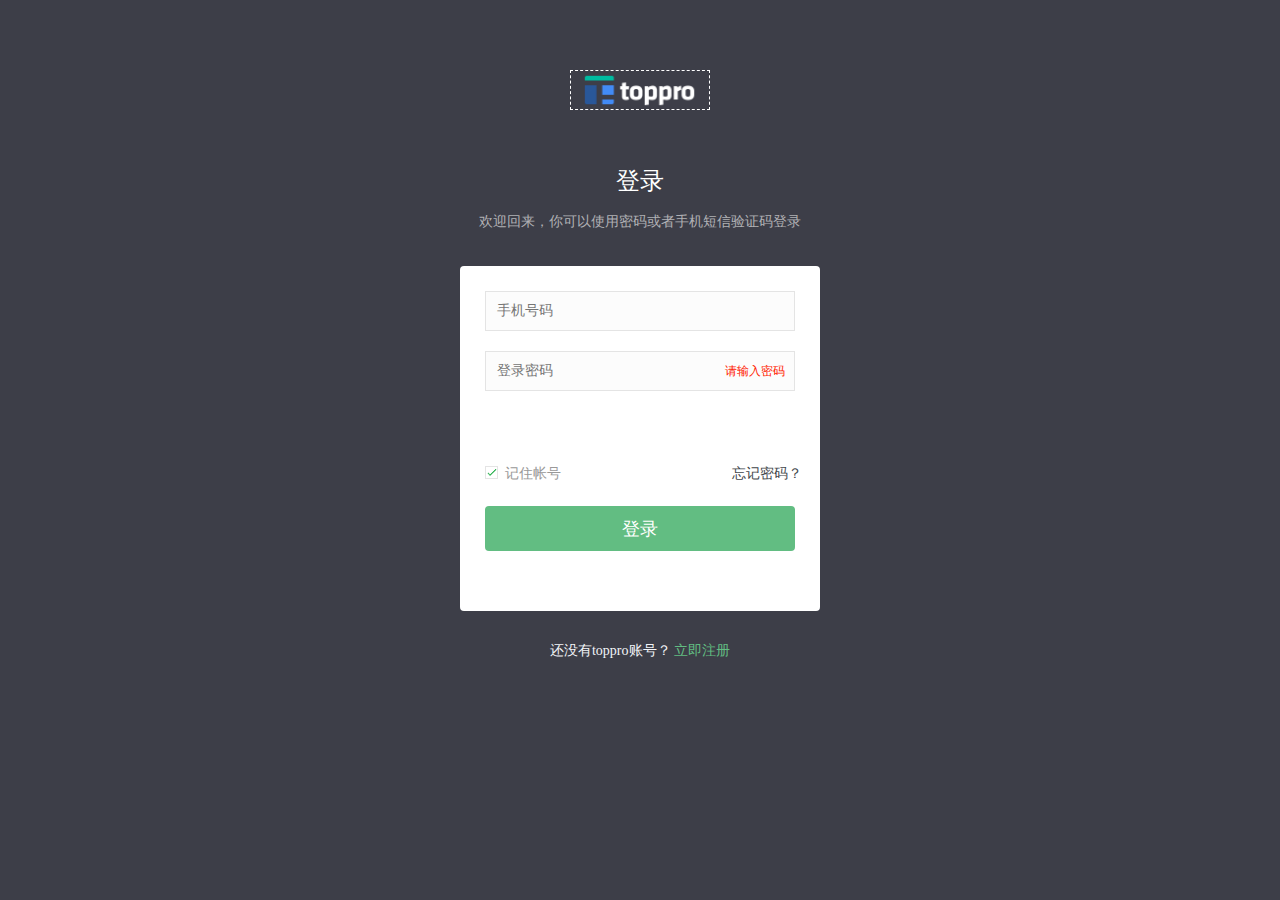
<file: login.html>
<!DOCTYPE html>
<html lang="en">
<head>
    <meta charset="UTF-8">
    <meta http-equiv="X-UA-Compatible" content="IE=edge">
    <meta name="viewport" content="width=device-width, initial-scale=1.0">
    <title>登录注册</title>
    <link rel="stylesheet" href="./css/login.css">
</head>
<body>
    <div class="login-page">
        <div class="page-header">
            <img class="page-header-img" src="./img/login_logo.jpg">
        </div>
        <div class="page-body">
            <div class="page-body-title">登录</div>
            <div class="page-body-desc">欢迎回来，你可以使用密码或者手机短信验证码登录</div>
            <div class="page-body-card">
                <form class="login-form">
                    <div class="form-input">
                        <input class="input-box tel-number" type="tel" placeholder="手机号码" maxlength="11">
                        <div class="input-password-container">
                            <input class="input-box password" type="password" placeholder="登录密码">
                            <span class="input-pwd-hint">请输入密码</span></div>
                        </div>
                    <div class="form-submit">
                        <div class="submit-hint">
                            <label class="submit-hint-checkbox">
                                <div class="checkbox-input">
                                    <div class="checkbox-input-tick"></div>
                                    <input class="checkbox-input-hidden" type="checkbox">
                                </div>
                                <div class="checkbox-text">记住帐号</div>
                            </label>
                            <a class="submit-hint-forgetpwd" href="javascript:;">忘记密码？</a>
                        </div>
                        <div class="submit-box">
                            <input class="submit-button" type="submit" value="登录">
                        </div>
                    </div>
                </form>
            </div>
        </div>
        <div class="page-footer">
            <span class="page-footer-text">还没有toppro账号？</span>
            <a class="page-footer-link" href="javascript:;">立即注册</a>
        </div>
    </div>
</body>
</html>
</file>
<file: css/index.css>
/* 页面样式 */
body{
    background: #CC8D8D;
}
.index-page{
    min-height: 100vh;
    min-width: 1000px;
    display: flex;
    flex-direction: column;
}
/* 页面头部样式 */
.page-header{
    width: 100%;
    background: #3A3B44;
    position: -webkit-sticky;
    position:sticky;
    top: 0px;
    z-index: 1000;
}
.page-header-content{
    height: 75px;
    display: flex;
    align-items: center;
    justify-content: space-between;
}
.page-header-logo{
    width: 130px;
    height: 41px;
}
.page-header-nav{
    padding: 30px 243px 30px 47px;
    display: inline-block;
    font-size: 0;
    white-space: nowrap;
}
.header-nav-item{
    height: 15px;
    font-size: 15px;
    font-family: PingFang SC;
    font-weight: 400;
    color: #FFFFFF;
    line-height: 15px;
    margin-right: 50px;
}
.header-nav-item:hover{
    color: #58A673;
}
.header-nav-item:last-child{
    margin-right: 0px;
}
.page-header-button{
    width: 220px;
    padding: 20px 0px 19px 0px;
    display: flex;
    justify-content: space-between;
    align-items: center;
}
.header-button-expert{
    width: 100px;
    height: 36px;
    font-size: 15px;
    font-family: PingFang SC;
    font-weight: 400;
    color: #58A673;
    background: rgba(28, 163, 143, 0);
    border: 1px solid #58A673;
    border-radius: 4px;
    line-height: 31px;
}
.header-button-employer{
    width: 100px;
    height: 36px;
    font-size: 15px;
    font-family: PingFang SC;
    font-weight: 400;
    color: #FFFFFF;
    background: #58A673;
    border: 1px solid #58A673;
    border-radius: 4px;
    box-shadow: 0px 1px 2px 0px rgba(30, 31, 40, 0.3);
    line-height: 31px;
}
/* 页面主体样式 */
/* 横幅部分样式 */
.banner-section{
    width: 100%;
    height: 455px;
    text-align: center;
    background: #000000;
}
.banner-section-desc{
    color: #B1B1B5;
    padding-top: 57px;
}
.banner-section-title{
    color: #FFFFFF;
    margin-top: 36px;
}
.banner-section-bd{
    height: 45px;
    margin-top: 45px;
}
.banner-bd-text{
    font-size: 15px;
    font-family: PingFang SC;
    font-weight: 500;
    color: #58A673;
    line-height: 15px;
    margin-bottom: 15px;
}
.banner-section-ft{
    font-size: 0;
    margin: 58px auto 0px;
    position: relative;
}
.ft-icon-left{
    content: '';
    width: 374px;
    border-right: 374px solid #FFFFFF;
    border-top: 1px solid transparent;
    border-bottom: 1px solid transparent;
    opacity: 0.2;
    position: absolute;
    top: 7px;
    left: 46px;
}
.banner-ft-text{
    font-size: 14px;
    font-family: PingFang SC;
    font-weight: 400;
    color: #B1B1B5;
    line-height: 14px;
}
.ft-icon-right{
    content: '';
    width: 374px;
    border-left: 374px solid #FFFFFF;
    border-top: 1px solid transparent;
    border-bottom: 1px solid transparent;
    opacity: 0.2;
    position: absolute;
    top: 7px;
    right: 46px;
}
.banner-ft-img{
    width: 850px;
    height: 89px;
    margin-top: 19px;
}
/* 资源部分样式 */
.resource-section{
    width: 100%;
    height: 470px;
    text-align: center;
    background: #F6F8FA;
    margin-top: 6px;
    margin-right: 1px;
}
.resource-section-title{
    color: #3F464B;
    padding-top: 68px;
}
.resourcer-section-desc{
    color: #999999;
    margin-top: 27px;
}.resourcer-list{
    margin-top: 61px;
    font-size: 0;
}
.resource-item{
    cursor: pointer;
    margin-right: 140px;
    display: inline-block;
}
.resource-item:first-child{
    margin-left: 60px;
}
.resource-item:last-child{
    margin-left: 5px;
    margin-right: 55px;
}
.resource-item-img{
    width: 200px;
    height: 110px;
}
.resource-item-title{
    height: 18px;
    font-size: 18px;
    font-family: PingFang SC;
    font-weight: 400;
    color: #3F464B;
    line-height: 18px;
    margin-top: 19px;
}
.resource-item-desc{
    height: 14px;
    font-size: 14px;
    font-family: PingFang SC;
    font-weight: 400;
    color: #999999;
    line-height: 14px;
    margin-top: 22px;
}
/* 人才部分样式 */
.talents-section{
    width: 100%;
    height: 934px;
    text-align: center;
    background: #3D3E48;
}
.talents-section-title{
    color: #FFFFFF;
    padding-top: 63px;
}
.talents-section-desc{
    color: #B1B1B5;
    margin-top: 27px;
}
.talents-section-nav{
    margin-top: 56px;
    font-size: 0;
}
.talents-nav-item{
    height: 16px;
    font-size: 16px;
    font-family: PingFang SC;
    font-weight: 400;
    color: #8A8B91;
    line-height: 16px;
    cursor: pointer;
    display: inline-block;
    margin-right: 81px;
    position: relative;
}
.talents-nav-item.active{
    color: #62BD82;
    font-weight: 500;
    margin-right: 37px;
    margin-left: -36px;
}
.talents-nav-item:last-child{
    margin-right: 37px;
}
.talents-nav-item:hover{
    color: #62BD82;
    font-weight: 500;
}
.horizontal{
    content: "";
    width: 120px;
    height: 2px;
    background: #62BD82;
    margin-top: 23px;
    display: none;
}
.horizontal.active{
    display: block;
}
.talents-nav-item:hover .horizontal{
    display: block;
}
.talents-section-list{
    text-align: left;
    font-size: 0;
    margin-top: 74px;
    display: flex;
    justify-content: space-between;
}
.talents-card{
    width: 313px;
    height: 580px;
    background: #FFFFFF;
    box-shadow: 0px 3px 7px 0px rgba(0, 0, 0, 0.09);
    border-radius: 2px;
}
.talents-avatar{
    width: 100%;
    height: 250px;
    border-radius: 2px 2px 0px 0px;
}
.talents-name{
    height: 16px;
    font-size: 16px;
    font-family: PingFang SC;
    font-weight: 400;
    color: #3F464B;
    line-height: 16px;
    text-indent: 22px;
    margin-top: 26px;
}
.talents-position{
    height: 12px;
    font-size: 12px;
    font-family: PingFang SC;
    font-weight: 400;
    color: #999999;
    line-height: 12px;
    text-indent: 22px;
    margin-top: 11px;
}
.talents-introduction{
    height: 72px;
    font-size: 12px;
    font-family: PingFang SC;
    font-weight: 400;
    color: #3F464B;
    line-height: 19px;
    padding-left: 23px;
    padding-right: 34px;
    margin-top: 20px;
}
.talents-previous-work{
    height: 12px;
    font-size: 12px;
    font-family: PingFang SC;
    font-weight: 400;
    color: #A9A9A9;
    text-indent: 23px;
    line-height: 12px;
    margin-top: 37px;
}
.work-place-logo{
    width: 129px;
    height: 65px;
    float: right;
    margin-top: 14px;
    margin-right: 92px;
}
.talents-card:first-child .work-place-logo{
    width: 120px;
    height: 60px;
    border: 1px dashed #000000;
    float: right;
    margin-top: 16px;
    margin-right: 93px;
}
.talents-button{
    width: 313px;
    height: 50px;
    font-size: 16px;
    font-family: PingFang SC;
    font-weight: 500;
    color: #FFFFFF;
    background: #62BD82;
    border-radius: 0px 0px 2px 2px;
    margin-top: 7px;
    opacity: 0;
}
.talents-button.active{
    opacity: 1;
}
.talents-card:hover .talents-button{
    opacity: 1;
}
.talents-card:first-child .talents-button{
    margin-top: 10px;
}
/* 操作部分样式 */
.operation-section{
    width: 100%;
    height: 1250px;
    background: #F6F8FA;
}
.operation-section-title{
    color: #3F464B;
    text-align: center;
    padding-top: 74px;
}
.operation-section-desc{
    color: #999999;
    text-align: center;
    margin-top: 24px;
}
.operation-section-list{
    margin-top: 61px;
    margin-left: 12px;
}
.operation-item{
    height: 231px;
    margin-bottom: 19px;
    display: flex;
}
.operation-item:nth-child(2){
    margin-bottom: 29px;
}
.operation-item-serialno{
    width: 64px;
    height: 64px;
    font-size: 32px;
    font-family: PingFang SC;
    font-weight: 300;
    color: #FFFFFF;
    line-height: 64px;
    text-align: center;
    background: #62BD82;
    border-radius: 50%;
    box-shadow: 0px 10px 10px 5px rgb(88 166 115 / 20%);
    margin-top: 3px;
}
.serialno-arrow{
    height: 164px;
    margin-left: 34px;
    margin-top: -1px;
}
.serialno-arrow-vertical{
    width: 1px;
    height: 164px;
    background: #62BD82;
}
.serialno-arrow-direction{
    width: 24px;
    height: 24px;
    border-top: 1.5px solid #62BD82;
    border-left: 1.5px solid #62BD82;
    transform: rotate(-135deg);
    margin-top: -28px;
    margin-left: -11.5px;
}
.operation-item-container{
    width: 445px;
    height: 127px;
    margin-left: 26px;
    margin-top: 22px;
}
.operation-item-title{
    height: 28px;
    font-size: 28px;
    font-family: PingFang SC;
    font-weight: 400;
    color: #3F464B;
    line-height: 28px;
}
.operation-item-bd{
    height: 83px;
    font-size: 16px;
    font-family: PingFang SC;
    font-weight: 400;
    color: #3F464B;
    line-height: 30px;
    margin-top: 18px;
    margin-left: 1px;
}
.operation-item-img{
    width: 310px;
    height: 200px;
    margin-left: 143px;
}
/* 独特部分样式 */
.unique-section{
    height: 800px;
    text-align: center;
    background: linear-gradient(0deg, #797A84, #34364A);
}
.unique-section-title{
    color: #FFFFFF;
    padding-top: 74px;
}
.unique-section-desc{
    color: #B1B1B5;
    padding-top: 26px;
}
.unique-section-table{
    width: 1000px;
    height: 510px;
    font-size: 15px;
    font-family: PingFang SC;
    font-weight: 500;
    color: #667080;
    vertical-align: middle;
    background: #FDFDFD;
    border: 1px solid #FDFDFD;
    border-radius: 10px;
    opacity: 0.99;
    margin-top: 61px;
}
th{
    font-size: 15px;
    font-family: PingFang SC;
    font-weight: 500;
    color: #3F464B;
}
th,td{
    height: 70px;
}
th:first-child,td:first-child{
    width: 312px;
    text-align: left;
    display: flex;
    align-items: center;
}
th:nth-child(n+2),td:nth-child(n+2){
    width: 228px;
}
th:last-child,td:last-child{
    width: 232px;
}
.table-item-blank{
    background: #F2F4F6;
}
.table-item-toppro{
    background: #DDE3F0;
}
.table-item-employer,.table-item-platform{
    background: #E3E8F2;
}
.table-time-content,.table-spending-content,.failure-rate-content{
    background: #F3F5F8;
}
.table-quality-content,.table-mechanism-content,.table-cost-content{
    background: #F1F3F7;
}
.content-serialno{
    width: 25px;
    height: 25px;
    font-size: 13px;
    font-family: PingFang SC;
    font-weight: 500;
    color: #305798;
    background: #FFFFFF;
    border: 1px solid rgba(48, 87, 152, 0.3);
    border-radius: 50%;
    text-align: center;
    line-height: 24px;
    margin-left: 31px;
}
.content-text{
    font-size: 15px;
    font-family: PingFang SC;
    font-weight: 500;
    color: #305798;
    padding-left: 12px;
}
td{
    background: #EEF2F9;
}
.table-time-week,.table-spending-zero,.failure-rate-low,.table-cost-none{
    background: #EBF0F7;
}
.tick{
    background: #CCEAD7;
}
.cross{
    background: #EBC6CB;
}
.tick-img,.cross-img{
    width: 31px;
    height: 31px;
}
/* 效果部分样式 */
.effect-section{
    height: 580px;
    text-align: center;
    background: #FFFFFF;
    margin-top: 12px;
    margin-left: 3px;
}
.effect-section-title{
    color: #3F464B;
    padding-top: 62px;
}
.effect-section-desc{
    color: #999999;
    margin-top: 27px;
}
.effect-section-list{
    margin-top: 75px;
    display: flex;
    justify-content: space-around;
    font-size: 0;
}
.effect-item-img{
    width: 160px;
    height: 160px;
}
.effect-item-text{
    color: #3F464B;
    margin-top: 52px;
}
/* 故事部分样式 */
.story-section{
    height: 608px;
    text-align: center;
    background: #3D3E48;
}
.story-section-title{
    color: #FFFFFF;
    padding-top: 62px;
}
.story-section-desc{
    color: #B1B1B5;
    margin-top: 27px;
}
.story-section-list{
    margin-top: 61px;
    display: flex;
    justify-content: space-between;
}
.story-item-img{
    width: 313px;
    height: 200px;
}
.story-item-bd{
    width: 313px;
    height: 52px;
    font-size: 16px;
    font-family: PingFang SC;
    font-weight: 400;
    color: #FFFFFF;
    line-height: 28px;
    margin-top: 20px;
}
.story-item-logo{
    width: 84px;
    height: 32px;
    margin-top: 34px;
}
/* 客户部分样式 */
.client-section{
    height: 447px;
    background: #F6F8FA;
}
.client-section-list{
    padding-top: 70px;
    display: flex;
    justify-content: space-between;
}
.client-section-item{
    width: 313px;
    height: 330px;
    background: rgba(228, 228, 228, 0);
    border: 1px solid #E4E4E4;
    border-radius: 4px;
    text-align: center;
    font-size: 0;
}
.client-item-logo1{
    width: 168px;
    height: 53px;
    margin-top: 53px;
}
.client-item-logo2{
    width: 108px;
    height: 80px;
    margin-top: 34px;
}
.client-item-logo3{
    width: 127px;
    height: 64px;
    margin-top: 47px;
}
.client-item-bd{
    height: 79px;
    font-size: 16px;
    font-family: PingFang SC;
    font-weight: 400;
    color: #3F464B;
    line-height: 28px;
    padding-left: 27px;
    padding-right: 27px;
}
.client-section-item:first-child .client-item-bd{
    margin-top: 44px;
}
.client-section-item:nth-child(2) .client-item-bd{
    margin-top: 36px;
}
.client-section-item:last-child .client-item-bd{
    margin-top: 39px;
}
.client-item-ft{
    font-size: 14px;
    font-family: PingFang SC;
    font-weight: 400;
    color: #667080;
    margin-top: 42px;
}
.client-item-name{
    line-height: 14px;
}
.client-item-url{
    line-height: 14px;
    margin-top: 7px;
}
/* 页面脚部样式 */
.page-footer{
    height: 322px;
    background: #1D1A33;
}
.footer-section{
    display: flex;
    align-items: flex-start;
}
.logo-container{
    margin: 73px 163px 0px 20px;
}
.footer-logo{
    width: 130px;
    height: 50px;
    cursor: pointer;
}
.about-container{
    margin: 82px 97px 0px 0px;
}
.footer-about-title{
    height: 16px;
    font-size: 15px;
    font-family: PingFang SC;
    font-weight: 400;
    color: #8A8B91;
    line-height: 16px;
    position: relative;
}
.footer-about-title::after{
    content: "";
    width: 33px;
    height: 4px;
    background: #2B2744;
    position: absolute;
    margin-top: 33px;
    margin-left: -80px;
}
.font-14px{
    font-size: 14px;
    font-family: PingFang SC;
    font-weight: 400;
    color: #FFFFFF;
}
.footer-about-content{
    width: 224px;
    height: 78px;
    line-height: 28px;
    margin-top: 33px;
}
.nav-container{
    margin: 82px 98px 0px 0px;
}
.footer-nav-title{
    height: 15px;
    font-size: 15px;
    font-family: PingFang SC;
    font-weight: 400;
    color: #8A8B91;
    line-height: 15px;
    position: relative;
}
.footer-nav-title::after{
    content: "";
    width: 14px;
    height: 4px;
    background: #2B2744;
    position: absolute;
    margin-top: 33px;
    margin-left: -29px;
}
.footer-nav-list{
    margin-top: 41px;
    margin-left: 1px;
}
.footer-nav-item{
    line-height: 14px;
    margin-bottom: 14px;
    cursor: pointer;
}
.footer-nav-item:hover{
    color: #58A673;
}
.contact-container{
    margin-top: 82px;
}
.footer-contact-title{
    height: 15px;
    font-size: 15px;
    font-family: PingFang SC;
    font-weight: 400;
    color: #8A8B91;
    line-height: 15px;
    position: relative;
}
.footer-contact-title::after{
    content: "";
    width: 33px;
    height: 4px;
    background: #2B2744;
    position: absolute;
    margin-top: 33px;
    margin-left: -58px;
}
.footer-contact-list{
    margin-top: 41px;
    margin-left: 1px;
}
.footer-contact-item{
    line-height: 14px;
    margin-bottom: 14px;
}
</file>
<file: css/about.css>
/* 页面样式 */
.about-page{
    min-height: 100vh;
    min-width: 1000px;
    display: flex;
    flex-direction: column;
}
/* 页面头部样式 */
.page-header{
    width: 100%;
    background: #3A3B44;
    position: -webkit-sticky;
    position:sticky;
    top: 0px;
    z-index: 1000;
}
.page-header-content{
    height: 75px;
    display: flex;
    align-items: center;
    justify-content: space-between;
}
.page-header-logo{
    width: 130px;
    height: 41px;
}
.page-header-nav{
    padding: 30px 243px 30px 47px;
    display: inline-block;
    font-size: 0;
    white-space: nowrap;
}
.header-nav-item{
    height: 15px;
    font-size: 15px;
    font-family: PingFang SC;
    font-weight: 400;
    color: #FFFFFF;
    line-height: 15px;
    margin-right: 50px;
}
.header-nav-item:hover{
    color: #58A673;
}
.header-nav-item:last-child{
    margin-right: 0px;
}
.page-header-button{
    width: 220px;
    padding: 20px 0px 19px 0px;
    display: flex;
    justify-content: space-between;
    align-items: center;
}
.header-button-expert{
    width: 100px;
    height: 36px;
    font-size: 15px;
    font-family: PingFang SC;
    font-weight: 400;
    color: #58A673;
    background: rgba(28, 163, 143, 0);
    border: 1px solid #58A673;
    border-radius: 4px;
    line-height: 31px;
}
.header-button-employer{
    width: 100px;
    height: 36px;
    font-size: 15px;
    font-family: PingFang SC;
    font-weight: 400;
    color: #FFFFFF;
    background: #58A673;
    border: 1px solid #58A673;
    border-radius: 4px;
    box-shadow: 0px 1px 2px 0px rgba(30, 31, 40, 0.3);
    line-height: 31px;
}
/* 页面主体样式 */
.page-body{
    background: #F6F8FA;
}
/* 关于部分样式 */
.about-section{
    margin-top: 109px;
}
.about-section-top{
    display: flex;
}
.about-title{
    height: 40px;
    font-size: 42px;
    font-family: PingFang SC;
    font-weight: 500;
    color: #3F464B;
    line-height: 40px;
    margin-right: 21px;
}
.about-title-en{
    height: 15px;
    font-size: 18px;
    font-family: PingFang SC;
    font-weight: 400;
    color: #999999;
    line-height: 15px;
    margin-top: 26px;
}
.about-section-bottom{
    margin-top: 60px;
}
.about-content{
    height: 170px;
    font-size: 18px;
    font-family: PingFang SC;
    font-weight: 400;
    color: #3F464B;
    line-height: 36px;
}
/* 相信部分样式 */
.believe-section{
    margin-top: 110px;
}
.believe-section-top{
    display: flex;
}
.believe-title{
    height: 40px;
    font-size: 42px;
    font-family: PingFang SC;
    font-weight: 500;
    color: #3F464B;
    line-height: 40px;
    margin-right: 20px;
}
.believe-title-en{
    height: 13px;
    font-size: 18px;
    font-family: PingFang SC;
    font-weight: 400;
    color: #999999;
    line-height: 13px;
    margin-top: 27px;
}
.believe-section-bottom{
    font-size: 0;
    margin: 66px 0px 66px 3px;
}
.believe-section-bottom-left{
    margin-right: 81px;
    display: inline-block;
}
.believe-section-item{
    margin-bottom: 50px;
    display: flex;
}
.believe-item-serialno{
    width: 51px;
    height: 51px;
    font-size: 26px;
    font-family: PingFang SC;
    font-weight: 300;
    color: #FFFFFF;
    line-height: 51px;
    text-align: center;
    background: #62BD82;
    border-radius: 50%;
    box-shadow: 0px 5px 10px 5px rgb(88 166 115 / 20%);
    margin-right: 21px;
}
.believe-item-content{
    width: 357px;
    height: 84px;
    font-size: 16px;
    font-family: PingFang SC;
    font-weight: 400;
    color: #3F464B;
    line-height: 30px;
    margin-top: -4px;
}
.believe-section-bottom-right{
    display: inline-block;
}
/* 页面脚部样式 */
.page-footer{
    height: 322px;
    background: #1D1A33;
}
.footer-section{
    display: flex;
    align-items: flex-start;
}
.logo-container{
    margin: 73px 163px 0px 20px;
}
.footer-logo{
    width: 130px;
    height: 50px;
    cursor: pointer;
}
.about-container{
    margin: 82px 97px 0px 0px;
}
.footer-about-title{
    height: 16px;
    font-size: 15px;
    font-family: PingFang SC;
    font-weight: 400;
    color: #8A8B91;
    line-height: 16px;
    position: relative;
}
.footer-about-title::after{
    content: "";
    width: 33px;
    height: 4px;
    background: #2B2744;
    position: absolute;
    margin-top: 33px;
    margin-left: -80px;
}
.font-14px{
    font-size: 14px;
    font-family: PingFang SC;
    font-weight: 400;
    color: #FFFFFF;
}
.footer-about-content{
    width: 224px;
    height: 78px;
    line-height: 28px;
    margin-top: 33px;
}
.nav-container{
    margin: 82px 98px 0px 0px;
}
.footer-nav-title{
    height: 15px;
    font-size: 15px;
    font-family: PingFang SC;
    font-weight: 400;
    color: #8A8B91;
    line-height: 15px;
    position: relative;
}
.footer-nav-title::after{
    content: "";
    width: 14px;
    height: 4px;
    background: #2B2744;
    position: absolute;
    margin-top: 33px;
    margin-left: -29px;
}
.footer-nav-list{
    margin-top: 41px;
    margin-left: 1px;
}
.footer-nav-item{
    line-height: 14px;
    margin-bottom: 14px;
    cursor: pointer;
}
.footer-nav-item:hover{
    color: #58A673;
}
.contact-container{
    margin-top: 82px;
}
.footer-contact-title{
    height: 15px;
    font-size: 15px;
    font-family: PingFang SC;
    font-weight: 400;
    color: #8A8B91;
    line-height: 15px;
    position: relative;
}
.footer-contact-title::after{
    content: "";
    width: 33px;
    height: 4px;
    background: #2B2744;
    position: absolute;
    margin-top: 33px;
    margin-left: -58px;
}
.footer-contact-list{
    margin-top: 41px;
    margin-left: 1px;
}
.footer-contact-item{
    line-height: 14px;
    margin-bottom: 14px;
}
</file>
<file: css/employer.css>
/* 页面样式 */
.employer-page{
    min-height: 100vh;
    min-width: 1000px;
    display: flex;
    flex-direction: column;
}
/* 页面头部样式 */
.page-header{
    width: 100%;
    background: #3A3B44;
    position: -webkit-sticky;
    position:sticky;
    top: 0px;
    z-index: 1000;
}
.page-header-content{
    height: 75px;
    display: flex;
    align-items: center;
    justify-content: space-between;
}
.page-header-logo{
    width: 130px;
    height: 41px;
}
.page-header-nav{
    padding: 30px 243px 30px 47px;
    display: inline-block;
    font-size: 0;
    white-space: nowrap;
}
.header-nav-item{
    height: 15px;
    font-size: 15px;
    font-family: PingFang SC;
    font-weight: 400;
    color: #FFFFFF;
    line-height: 15px;
    margin-right: 50px;
}
.header-nav-item:hover{
    color: #58A673;
}
.header-nav-item:last-child{
    margin-right: 0px;
}
.page-header-button{
    width: 220px;
    padding: 20px 0px 19px 0px;
    display: flex;
    justify-content: space-between;
    align-items: center;
}
.header-button-expert{
    width: 100px;
    height: 36px;
    font-size: 15px;
    font-family: PingFang SC;
    font-weight: 400;
    color: #58A673;
    background: rgba(28, 163, 143, 0);
    border: 1px solid #58A673;
    border-radius: 4px;
    line-height: 31px;
}
.header-button-employer{
    width: 100px;
    height: 36px;
    font-size: 15px;
    font-family: PingFang SC;
    font-weight: 400;
    color: #FFFFFF;
    background: #58A673;
    border: 1px solid #58A673;
    border-radius: 4px;
    box-shadow: 0px 1px 2px 0px rgba(30, 31, 40, 0.3);
    line-height: 31px;
}
/* 页面主体样式 */
/* 横幅部分样式 */
.banner-section{
    width: 100%;
    height: 645px;
    text-align: center;
    background: #000000;
}
.banner-section-desc{
    color: #B1B1B5;
    padding-top: 57px;
}
.banner-section-title{
    color: #FFFFFF;
    margin-top: 35px;
}
.banner-section-content{
    height: 45px;
    margin-top: 45px;
}
.banner-content-text{
    font-size: 15px;
    font-family: PingFang SC;
    font-weight: 500;
    color: #58A673;
    line-height: 15px;
    margin-bottom: 15px;
}
.banner-section-list{
    margin-top: 73px;
    display: flex;
    justify-content: space-around;
}
.banner-section-item{
    font-size: 0;
}
.banner-item-img{
    width: 180px;
    height: 110px;
}
.banner-item-text{
    height: 17px;
    font-size: 18px;
    font-family: PingFang SC;
    font-weight: 400;
    color: #B1B1B5;
    line-height: 17px;
    margin-top: 9px;
}
.banner-section-button{
    width: 240px;
    height: 53px;
    font-size: 22px;
    font-family: PingFang SC;
    font-weight: 400;
    color: #58A673;
    background: rgba(98, 189, 130, 0);
    border: 1px solid #58A673;
    border-radius: 4px;
    margin-top: 67px;
}
.banner-section-button:hover{
    color: #FFFFFF;
    background: #58A673;
}
/* 机制部分样式 */
.mechanism-section{
    width: 100%;
    height: 590px;
    text-align: center;
    background: linear-gradient(0deg, #30323E, #3E436D);
}
.mechanism-section-title{
    color: #FFFFFF;
    padding-top: 74px;
}
.mechanism-section-desc{
    color: #B1B1B5;
    margin-top: 27px;
}
.mechanism-section-img{
    width: 957px;
    height: 340px;
    margin-top: 38px;
    margin-bottom: 61px;
}
/* 原因部分样式 */
.reason-section{
    height: 800px;
    text-align: center;
    background: #E1E6EC;
}
.reason-section-title{
    color: #3F464B;
    padding-top: 74px;
}
.reason-section-desc{
    color: #999999;
    margin-top: 26px;
}
.reason-section-table{
    width: 1000px;
    height: 510px;
    font-size: 15px;
    font-family: PingFang SC;
    font-weight: 500;
    color: #667080;
    background: #FDFDFD;
    border: 1px solid #FDFDFD;
    border-radius: 10px;
    opacity: 0.99;
    margin-top: 60px;
}
th{
    font-size: 15px;
    font-family: PingFang SC;
    font-weight: 500;
    color: #3F464B;
}
th,td{
    height: 70px;
}
th:first-child,td:first-child{
    width: 312px;
    text-align: left;
    display: flex;
    align-items: center;
}
th:nth-child(n+2),td:nth-child(n+2){
    width: 228px;
}
th:last-child,td:last-child{
    width: 232px;
}
.table-item-blank{
    background: #F2F4F6;
}
.table-item-toppro{
    background: #DDE3F0;
}
.table-item-employer,.table-item-platform{
    background: #E3E8F2;
}
.table-time-content,.table-spending-content,.failure-rate-content{
    background: #F3F5F8;
}
.table-quality-content,.table-mechanism-content,.table-cost-content{
    background: #F1F3F7;
}
.content-serialno{
    width: 25px;
    height: 25px;
    font-size: 13px;
    font-family: PingFang SC;
    font-weight: 500;
    color: #305798;
    background: #FFFFFF;
    border: 1px solid rgba(48, 87, 152, 0.3);
    border-radius: 50%;
    text-align: center;
    line-height: 24px;
    margin-left: 31px;
}
.content-text{
    font-size: 15px;
    font-family: PingFang SC;
    font-weight: 500;
    color: #305798;
    padding-left: 12px;
}
td{
    background: #EEF2F9;
}
.table-time-week,.table-spending-zero,.failure-rate-low,.table-cost-none{
    background: #EBF0F7;
}
.tick{
    background: #CCEAD7;
}
.cross{
    background: #EBC6CB;
}
.tick-img,.cross-img{
    width: 31px;
    height: 31px;
}
/* 操作部分样式 */
.operation-section{
    width: 100%;
    height: 1250px;
    background: #F6F8FA;
}
.operation-section-title{
    color: #3F464B;
    text-align: center;
    padding-top: 74px;
}
.operation-section-desc{
    color: #999999;
    text-align: center;
    margin-top: 25px;
}
.operation-section-list{
    margin-top: 71px;
}
.operation-item{
    height: 200px;
    margin-bottom: 50px;
    display: flex;
    justify-content: space-between;
}
.operation-item-serialno{
    width: 64px;
    height: 64px;
    font-size: 32px;
    font-family: PingFang SC;
    font-weight: 300;
    color: #FFFFFF;
    line-height: 64px;
    text-align: center;
    background: #62BD82;
    border-radius: 50%;
    box-shadow: 0px 10px 10px 5px rgb(88 166 115 / 20%);
    float: left;
    margin-top: -3px;
    margin-left: 4px;
}
.operation-item-container{
    width: 454px;
    height: 62px;
    margin-left: 90px;
    margin-top: 6px;
}
.operation-item-title{
    height: 16px;
    font-size: 16px;
    font-family: PingFang SC;
    font-weight: 500;
    color: #58A673;
    line-height: 16px;
}
.operation-item-desc{
    height: 36px;
    font-size: 12px;
    font-family: PingFang SC;
    font-weight: 400;
    color: #999999;
    line-height: 20px;
    margin-top: 10px;
}
.operation-item-left-bottom{
    width: 550px;
    border-top: 1px solid #62BD82;
    margin-top: 21px;
}
.operation-item-content{
    width: 530px;
    height: 87px;
    font-size: 13px;
    font-family: PingFang SC;
    font-weight: 400;
    color: #3F464B;
    line-height: 23px;
    margin-top: 9px;
    margin-left: 14px;
}
.operation-item-img{
    width: 310px;
    height: 200px;
}
/* 合作部分样式 */
.cooperation-section{
    height: 710px;
    text-align: center;
    background: #3D3E48;
}
.cooperation-section-title{
    color: #FFFFFF;
    padding-top: 69px;
}
.cooperation-section-desc{
    color: #B1B1B5;
    margin-top: 27px;
}
.cooperation-section-nav{
    margin-top: 54px;
    font-size: 0;
}
.operation-nav-item{
    height: 16px;
    font-size: 16px;
    font-family: PingFang SC;
    font-weight: 400;
    color: #8A8B91;
    line-height: 16px;
    display: inline-block;
    margin-right: 82px;
}
.operation-nav-item:last-child{
    margin-right: 0;
}
.operation-nav-item.active{
    color: #62BD82;
    margin-left: -45px;
    margin-right: 54px;
}
.nav-item-icon{
    width: 120px;
    height: 2px;
    background: #62BD82;
    margin-top: 23px;
    display: none;
}
.operation-nav-item.active .nav-item-icon{
    display: block;
}
.operation-nav-item:hover{
    color: #62BD82;
}
.operation-nav-item:hover .nav-item-icon{
    display: block;
}
.cooperation-section-content{
    border-top: 1px solid #4D4D57;
    margin-top: 24px;
    display: flex;
    justify-content: space-between;
}
.cooperation-content-left{
    text-align: left;
    margin-top: 91px;
}
.cooperation-content-title{
    font-size: 28px;
    font-family: PingFang SC;
    font-weight: 400;
    color: #FFFFFF;
    line-height: 26px;
}
.cooperation-content-desc{
    height: 14px;
    font-size: 14px;
    font-family: PingFang SC;
    font-weight: 400;
    color: #8A8B91;
    line-height: 14px;
    padding-left: 1px;
    margin-top: 25px;
}
.cooperation-content-icon{
    width: 33px;
    height: 4px;
    background: #54555C;
    margin-top: 33px;
}
.cooperation-content-text{
    width: 602px;
    height: 50px;
    font-size: 14px;
    font-family: PingFang SC;
    font-weight: 400;
    color: #FFFFFF;
    line-height: 28px;
    margin-top: 24px;
}
.cooperation-content-button{
    width: 160px;
    height: 50px;
    font-size: 18px;
    font-family: PingFang SC;
    font-weight: 400;
    color: #58A673;
    background: rgba(98, 189, 130, 0);
    border: 1px solid #58A673;
    border-radius: 4px;
    margin-top: 52px;
}
.cooperation-content-button:hover{
    color: #FFFFFF;
    background: #58A673;
}
.cooperation-content-img{
    width: 320px;
    height: 210px;
    margin-top: 79px;
}
/* faq部分样式 */
.faq-section{
    height: 884px;
    background: #F6F8FA;
    text-align: center;
}
.faq-section-title{
    color: #3F464B;
    line-height: 27px;
    padding-top: 77px;
}
.faq-section-desc{
    color: #999999;
    margin-top: 32px;
}
.faq-section-list{
    margin-top: 57px;
    text-align: left;
}
.faq-section-item{
    border-bottom: 1px solid #E4E4E4;
    margin-top: 25px;
}
.faq-section-item:nth-child(2n){
    margin-top: 24px;
}
.faq-item-title{
    width: 20px;
    height: 20px;
    font-size: 14px;
    font-family: PingFang SC;
    font-weight: 500;
    color: #FFFFFF;
    text-align: center;
    line-height: 20px;
    background: #58A673;
    border-radius: 4px;
    float: left;
    margin-right: 8px;
}
.faq-item-a .faq-item-title{
    margin-right: 9px;
}
.faq-item-q .faq-item-content{
    font-size: 14px;
    font-family: PingFang SC;
    font-weight: 400;
    color: #3F464B;
    line-height: 15px;
    padding-top: 4px;
}
.faq-item-a{
    margin-top: 14px;
}
.faq-item-a .faq-item-title{
    margin-top: 7px;
}
.faq-item-a .faq-item-content{
    font-size: 14px;
    font-family: PingFang SC;
    font-weight: 400;
    color: #667080;
    line-height: 28px;
    padding-top: 3px;
    margin-left: 29px;
    margin-bottom: 21px;
}
.faq-section-item:nth-child(2) .faq-item-a .faq-item-content{
    margin-bottom: 14px;
}
.faq-section-item:nth-child(4) .faq-item-a .faq-item-content{
    margin-bottom: 18px;
}
.faq-section-item:last-child{
    border-bottom: 0;
}
/* 页面脚部样式 */
.page-footer{
    height: 322px;
    background: #1D1A33;
}
.footer-section{
    display: flex;
    align-items: flex-start;
}
.logo-container{
    margin: 73px 163px 0px 20px;
}
.footer-logo{
    width: 130px;
    height: 50px;
    cursor: pointer;
}
.about-container{
    margin: 82px 97px 0px 0px;
}
.footer-about-title{
    height: 16px;
    font-size: 15px;
    font-family: PingFang SC;
    font-weight: 400;
    color: #8A8B91;
    line-height: 16px;
    position: relative;
}
.footer-about-title::after{
    content: "";
    width: 33px;
    height: 4px;
    background: #2B2744;
    position: absolute;
    margin-top: 33px;
    margin-left: -80px;
}
.font-14px{
    font-size: 14px;
    font-family: PingFang SC;
    font-weight: 400;
    color: #FFFFFF;
}
.footer-about-content{
    width: 224px;
    height: 78px;
    line-height: 28px;
    margin-top: 33px;
}
.nav-container{
    margin: 82px 98px 0px 0px;
}
.footer-nav-title{
    height: 15px;
    font-size: 15px;
    font-family: PingFang SC;
    font-weight: 400;
    color: #8A8B91;
    line-height: 15px;
    position: relative;
}
.footer-nav-title::after{
    content: "";
    width: 14px;
    height: 4px;
    background: #2B2744;
    position: absolute;
    margin-top: 33px;
    margin-left: -29px;
}
.footer-nav-list{
    margin-top: 41px;
    margin-left: 1px;
}
.footer-nav-item{
    line-height: 14px;
    margin-bottom: 14px;
    cursor: pointer;
}
.footer-nav-item:hover{
    color: #58A673;
}
.contact-container{
    margin-top: 82px;
}
.footer-contact-title{
    height: 15px;
    font-size: 15px;
    font-family: PingFang SC;
    font-weight: 400;
    color: #8A8B91;
    line-height: 15px;
    position: relative;
}
.footer-contact-title::after{
    content: "";
    width: 33px;
    height: 4px;
    background: #2B2744;
    position: absolute;
    margin-top: 33px;
    margin-left: -58px;
}
.footer-contact-list{
    margin-top: 41px;
    margin-left: 1px;
}
.footer-contact-item{
    line-height: 14px;
    margin-bottom: 14px;
}
</file>
<file: css/login.css>
/* 页面样式 */
*{
    padding: 0;
    margin: 0;
    box-sizing: border-box;
}
body{
    width: 100%;
    background: #3D3E48;
}
.login-page{
    margin: 70px auto;
}
/* 页面头部样式 */
.page-header{
    height: 40px;
    text-align: center;
    margin: 0 auto;
}
.page-header-img{
    width: 140px;
    height: 40px;
    border: 1px dashed #FFFFFF;
}
/* 页面主体样式 */
.page-body{
    width: 360px;
    margin: 59px auto 0px;
    text-align: center;
}
.page-body-title{
    height: 24px;
    font-size: 24px;
    font-family: PingFang SC;
    font-weight: 500;
    color: #FFFFFF;
    line-height: 24px;
}
.page-body-desc{
    height: 15px;
    font-size: 14px;
    font-family: PingFang SC;
    font-weight: 400;
    color: #B1B1B5;
    line-height: 15px;
    margin-top: 21px;
}
.page-body-card{
    height: 345px;
    background: #FFFFFF;
    border-radius: 4px;
    margin-top: 37px;
}
.form-input{
    padding-top: 5px;
}
.input-box{
    width: 310px;
    height: 40px;
    background: #FCFCFC;
    border: 1px solid #E4E4E4;
    font-size: 14px;
    font-family: PingFang SC;
    font-weight: 400;
    color: #A9A9A9;
    text-indent: 11px;
    margin-top: 20px;
}
.input-box:focus-visible{
    outline: 1px solid #62BD82;
}
.input-password-container{
    width: 312px;
    height: 40px;
    margin: 20px auto 0;
    position: relative;
}
.password{
    margin: 0 auto;
}
.input-pwd-hint{
    width: 60px;
    height: 12px;
    font-size: 12px;
    font-family: PingFang SC;
    font-weight: 400;
    color: #FF1900;
    line-height: 12px;
    white-space: nowrap;
    position: absolute;
    bottom: 14px;
    right: 11px;
}
.form-submit{
    height: 85px;
    margin: 75px auto 60px;
}
.submit-hint{
    width: 310px;
    height: 15px;
    margin: 0 auto;
    display: flex;
    justify-content: space-between;
}
.submit-hint-checkbox{
    height: 15px;
    cursor: pointer;
    display: flex;
}
.checkbox-input{
    width: 13px;
    height: 13px;
    border: 1px solid #E4E4E4;
    margin-right: 7px;
    position: relative;
}
.checkbox-input-tick{
    content: "";
    width: 6px;
    height: 9px;
    border-top: 1.5px solid #35B558;
    border-left: 2px solid #35B558;
    transform: rotateX(140deg) rotateY(145deg) rotateZ(60deg);
    margin-left: 3px;
}
.checkbox-input-hidden{
    cursor: pointer;
    position: absolute;
    top: 0;
    left: 0;
    opacity: 0;
}
.checkbox-text,.submit-hint-forgetpwd{
    height: 15px;
    font-size: 14px;
    font-family: PingFang SC;
    font-weight: 400;
    color: #999999;
    line-height: 15px;
}
.submit-hint-forgetpwd{
    width: 63px;
    color: #3F464B;
    text-decoration: none;
    white-space: nowrap;
}
.submit-hint-forgetpwd:hover{
    color: #35B558;
}
.submit-box{
    width: 310px;
    height: 45px;
    margin: 25px auto 0;
}
.submit-button{
    width: 100%;
    height: 100%;
    border-radius: 4px;
    font-size: 18px;
    font-family: PingFang SC;
    font-weight: 400;
    color: #FFFFFF;
    background: #62BD82;
    border: none;
    cursor: pointer;
}
/* 页面脚部样式 */
.page-footer{
    height: 15px;
    font-size: 14px;
    font-family: PingFang SC;
    font-weight: 400;
    color: #F3F5F8;
    text-align: center;
    line-height: 13px;
    white-space: nowrap;
    margin: 33px auto 0;
}
.page-footer-link{
    text-decoration: none;
    color: #62BD82;
}
</file>
